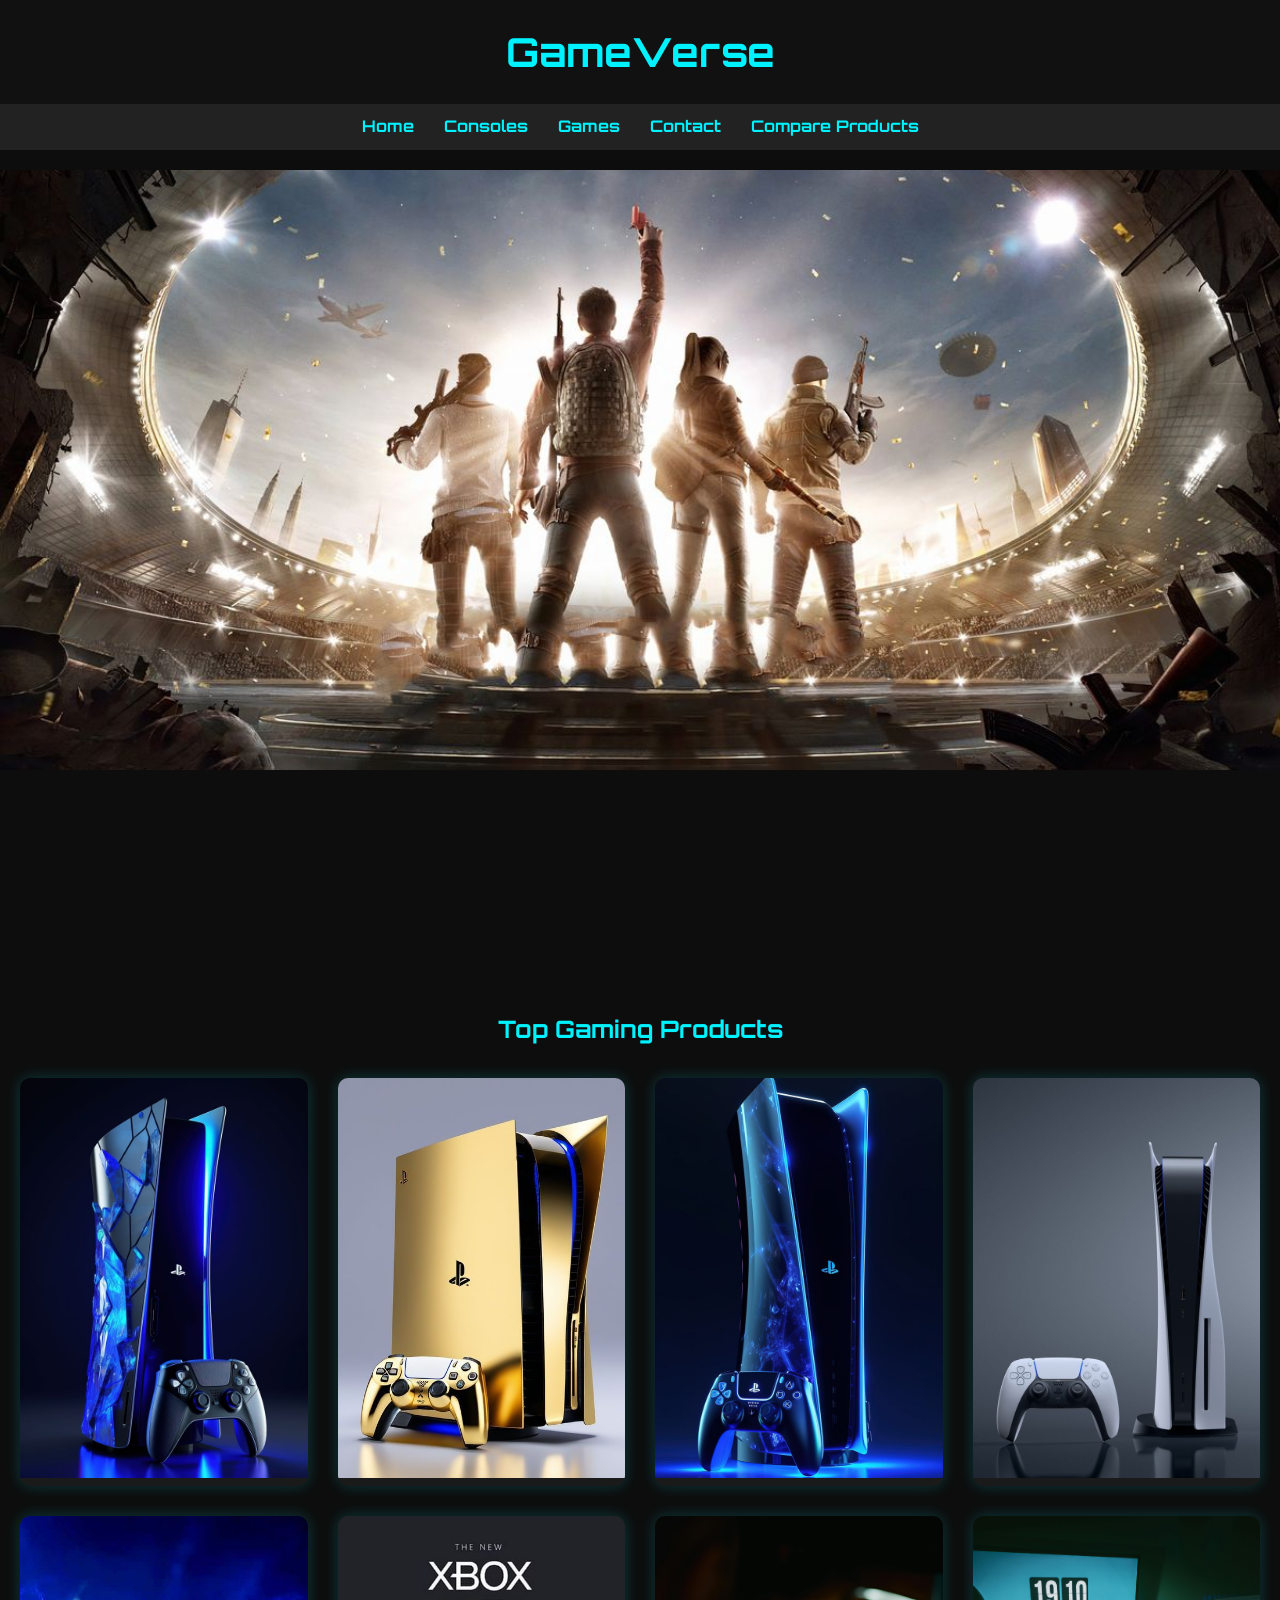
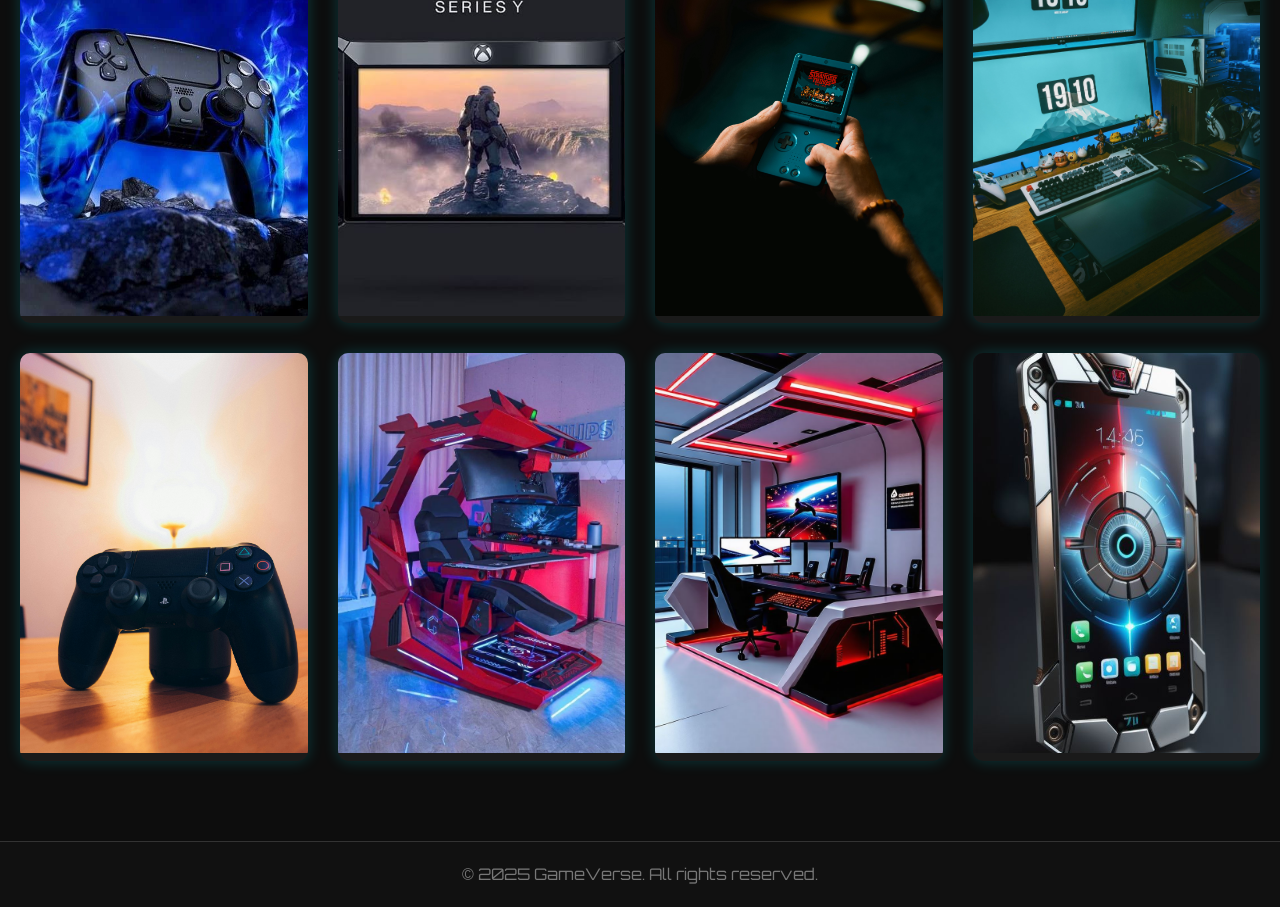
<file: index.html>
<!DOCTYPE html>
<html lang="en">
<head>
  <meta charset="UTF-8" />
  <meta name="viewport" content="width=device-width, initial-scale=1.0" />
  <title>GameVerse - Gaming Consoles</title>
  <link href="https://fonts.googleapis.com/css2?family=Orbitron:wght@600&display=swap" rel="stylesheet">
  <style>
    * {
      margin: 0;
      padding: 0;
      box-sizing: border-box;
    }

    body {
      font-family: 'Orbitron', sans-serif;
      background: #0d0d0d;
      color: #fff;
      line-height: 1.6;
    }

    header {
      background: #111;
      padding: 20px;
      text-align: center;
      box-shadow: 0 0 20px #00f2ff33;
    }

    header h1 {
      font-size: 2.5rem;
      color: #00f2ff;
    }

    nav {
      display: flex;
      justify-content: center;
      gap: 30px;
      background: #222;
      padding: 10px 0;
    }

    nav a {
      color: #00f2ff;
      text-decoration: none;
      font-weight: bold;
      transition: color 0.3s;
    }

    nav a:hover {
      color: #ff007f;
    }

    .slider {
      position: relative;
      max-width: 100%;
      height: 800px;
      overflow: hidden;
      margin-top: 20px;
    }

    .slides {
      display: flex;
      width: 300%;
      animation: slide 12s infinite;
    }

    .slides img {
      width: 100%;
      height: 600px;
      object-fit: cover;
    }

    @keyframes slide {
      0% { margin-left: 0%; }
      33% { margin-left: -100%; }
      66% { margin-left: -200%; }
      100% { margin-left: 0%; }
    }

    .section {
      padding: 40px 20px;
      text-align: center;
    }

    .section h2 {
      color: #00f2ff;
      margin-bottom: 30px;
    }

    .cards {
      display: grid;
      grid-template-columns: repeat(auto-fit, minmax(250px, 1fr));
      gap: 30px;
    }

    .card {
      background: #1a1a1a;
      border-radius: 10px;
      overflow: hidden;
      box-shadow: 0 0 15px #00f2ff33;
      transition: transform 0.3s;
    }

    .card:hover {
      transform: scale(1.05);
    }

    .card img {
      width: 100%;
      height: 400px;
      object-fit: cover;
    }

    .card h3 {
      margin: 15px 0;
      color: #ff007f;
    }

    .card p {
      padding: 0 15px 20px;
      color: #ccc;
    }

    footer {
      background: #111;
      text-align: center;
      padding: 20px;
      margin-top: 40px;
      border-top: 1px solid #333;
    }

    footer p {
      color: #777;
    }

    @media (max-width: 768px) {
      .slider {
        height: 200px;
      }

      .slides img {
        height: 200px;
      }

      header h1 {
        font-size: 2rem;
      }
    }
  </style>
</head>
<body>

  <header>
    <h1>GameVerse</h1>
  </header>

  <nav>
    <a href="index.html">Home</a>
    <a href="consoles.html">Consoles</a>
    <a href="games.html">Games</a>
    <a href="contact.html">Contact</a>
       <a href="compare.html">Compare Products</a>
  </nav>

  <div class="slider">
    <div class="slides">
      <img src="images/Playstation/pubg1.jpg" alt="Slider 1">
      <img src="images/Playstation/fortnite.jpg" alt="Slider 2">
      <img src="images/Playstation/god.jpg" alt="Slider 3">
    </div>
  </div>

  <section class="section">
    <h2>Top Gaming Products</h2>
    <div class="cards">
      <div class="card">
        <img src="images/Playstation/play3.jpg" alt="PS5">
      </div>
      <div class="card">
        <img src="images/Playstation/play2.jpg" alt="Xbox">
        
      </div>
      <div class="card">
        <img src="images/Playstation/ps1.jpg" alt="Switch">
        
      </div>
      <div class="card">
        <img src="images/Playstation/ps2.jpg" alt="Switch">
        
      </div>
      <div class="card">
        <img src="images/Playstation/play5.jpg" alt="Switch">
        
      </div>
      <div class="card">
        <img src="images/Playstation/ps3.jpg" alt="Switch">
        
      </div>
      <div class="card">
        <img src="images/Playstation/play8.jpg" alt="Switch">
        
      </div>
      <div class="card">
        <img src="images/Playstation/play9.jpg" alt="Switch">
        
      </div>
      <div class="card">
        <img src="images/Playstation/play10.jpg" alt="Switch">
        
      </div>
      <div class="card">
        <img src="images/Playstation/play11.jpg" alt="Switch">
        
      </div>
      <div class="card">
        <img src="images/Playstation/play12.jpg" alt="Switch">
        
      </div>
      <div class="card">
        <img src="images/Playstation/play13.jpg" alt="Switch">
        
      </div>


    </div>
  </section>

  <footer>
    <p>&copy; 2025 GameVerse. All rights reserved.</p>
  </footer>

</body>
</html>
</file>
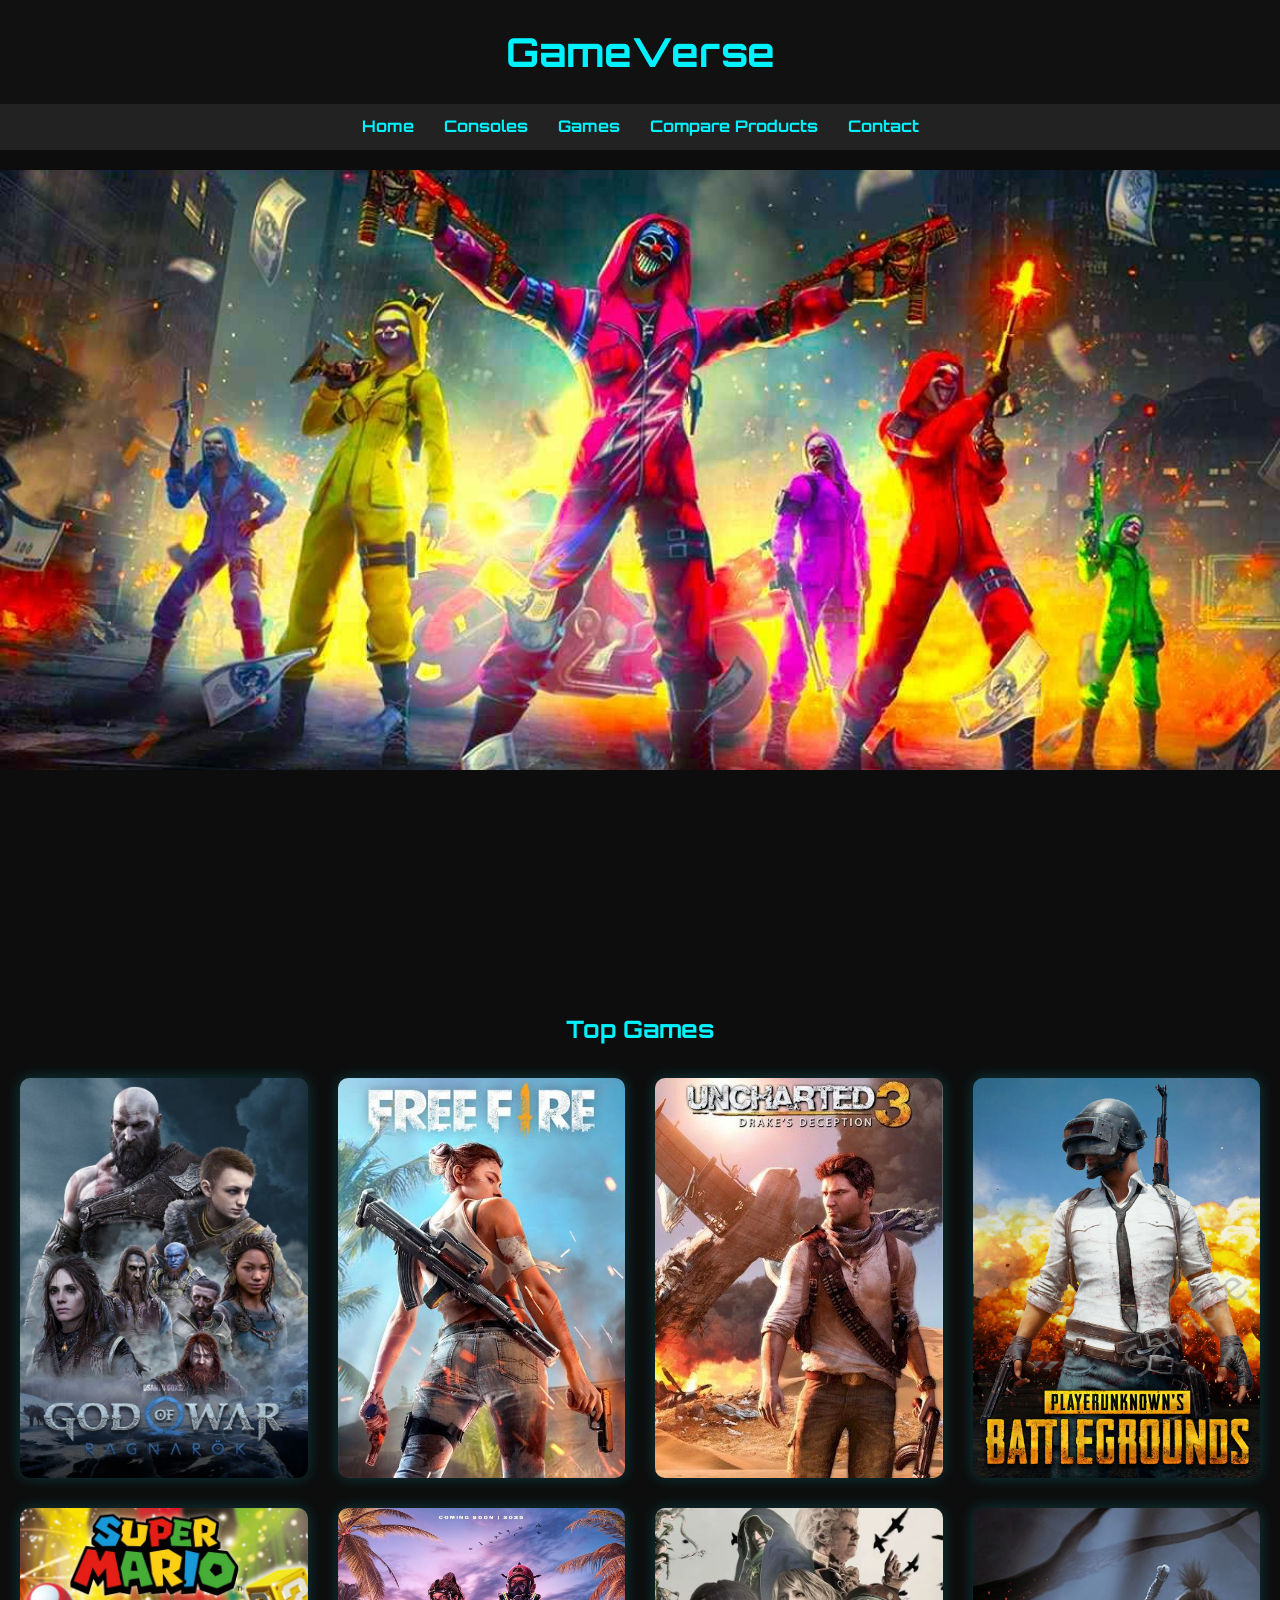
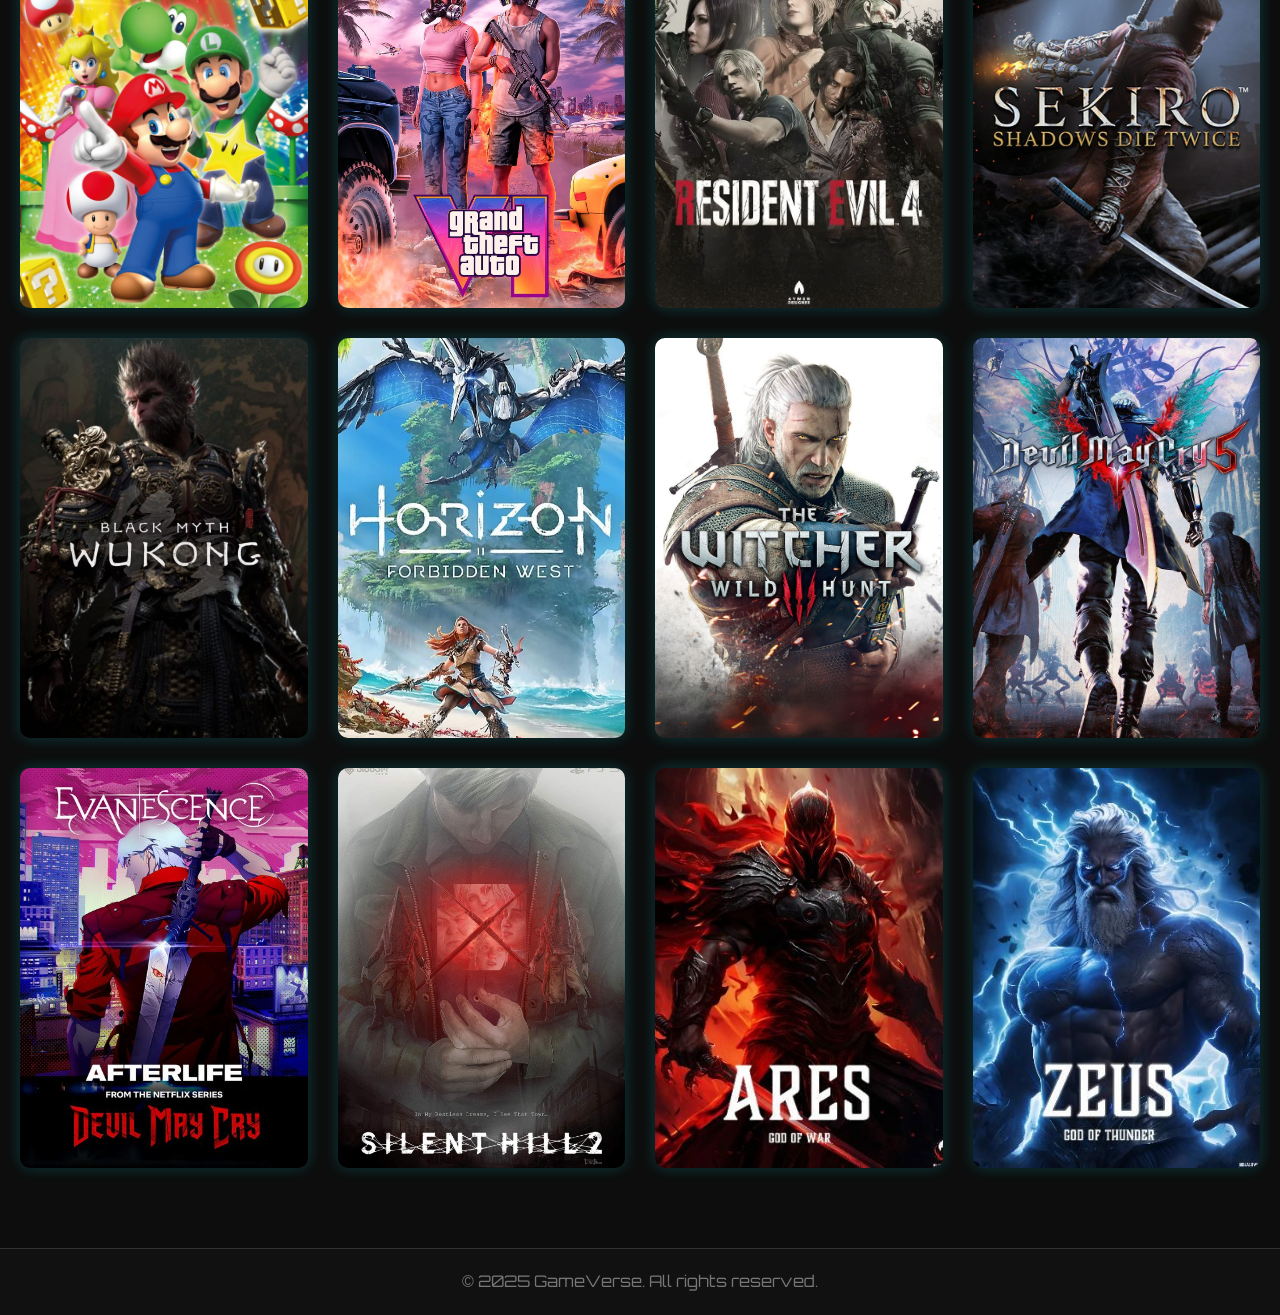
<file: games.html>
<!DOCTYPE html>
<html lang="en">
<head>
  <meta charset="UTF-8" />
  <meta name="viewport" content="width=device-width, initial-scale=1.0" />
  <title>GameVerse - Gaming Consoles</title>
  <link href="https://fonts.googleapis.com/css2?family=Orbitron:wght@600&display=swap" rel="stylesheet">
  <style>
    * {
      margin: 0;
      padding: 0;
      box-sizing: border-box;
    }

    body {
      font-family: 'Orbitron', sans-serif;
      background: #0d0d0d;
      color: #fff;
      line-height: 1.6;
    }

    header {
      background: #111;
      padding: 20px;
      text-align: center;
      box-shadow: 0 0 20px #00f2ff33;
    }

    header h1 {
      font-size: 2.5rem;
      color: #00f2ff;
    }

    nav {
      display: flex;
      justify-content: center;
      gap: 30px;
      background: #222;
      padding: 10px 0;
    }

    nav a {
      color: #00f2ff;
      text-decoration: none;
      font-weight: bold;
      transition: color 0.3s;
    }

    nav a:hover {
      color: #ff007f;
    }

    .slider {
      position: relative;
      max-width: 100%;
      height: 800px;
      overflow: hidden;
      margin-top: 20px;
    }

    .slides {
      display: flex;
      width: 300%;
      animation: slide 12s infinite;
    }

    .slides img {
      width: 100%;
      height: 600px;
      object-fit: cover;
    }

    @keyframes slide {
      0% { margin-left: 0%; }
      33% { margin-left: -100%; }
      66% { margin-left: -200%; }
      100% { margin-left: 0%; }
    }

    .section {
      padding: 40px 20px;
      text-align: center;
    }

    .section h2 {
      color: #00f2ff;
      margin-bottom: 30px;
    }

    .cards {
      display: grid;
      grid-template-columns: repeat(auto-fit, minmax(250px, 1fr));
      gap: 30px;
    }

    .card {
      background: #1a1a1a;
      border-radius: 10px;
      overflow: hidden;
      height: 400px;
      box-shadow: 0 0 15px #00f2ff33;
      transition: transform 0.3s;
    }

    .card:hover {
      transform: scale(1.05);
    }

    .card img {
      width:100%;
      height: 100%;
      object-fit: cover;
    }

    .card h3 {
      margin: 15px 0;
      color: #ff007f;
    }

    .card p {
      padding: 0 15px 20px;
      color: #ccc;
    }

    footer {
      background: #111;
      text-align: center;
      padding: 20px;
      margin-top: 40px;
      border-top: 1px solid #333;
    }

    footer p {
      color: #777;
    }

    @media (max-width: 768px) {
      .slider {
        height: 200px;
      }

      .slides img {
        height: 200px;
      }

      header h1 {
        font-size: 2rem;
      }
    }
  </style>
</head>
<body>

  <header>
    <h1>GameVerse</h1>
  </header>

  <nav>
    <a href="index.html">Home</a>
    <a href="consoles.html">Consoles</a>
    <a href="games.html">Games</a>
       <a href="compare.html">Compare Products</a>
    <a href="contact.html">Contact</a>
  </nav>

  <div class="slider">
    <div class="slides">
      <img src="images/Playstation/play14.jpg" alt="Slider 1">
      <img src="images/Playstation/play15.jpg" alt="Slider 2">
      <img src="images/Playstation/play16.jpg" alt="Slider 3">
    </div>
  </div>

  <section class="section">
    <h2>Top Games</h2>
    <div class="cards">
      <div class="card">
        <img src="images/Playstation/play20.jpg" alt="PS5">
      </div>
      <div class="card">
        <img src="images/Playstation/play21.jpg" alt="Xbox">
        
      </div>
      <div class="card">
        <img src="images/Playstation/play22.jpg" alt="Switch">
        
      </div>
      <div class="card">
        <img src="images/Playstation/play23.jpg" alt="Switch">
        
      </div>
      <div class="card">
        <img src="images/Playstation/play24.jpg" alt="Switch">
        
      </div>
      <div class="card">
        <img src="images/Playstation/play25.jpg" alt="Switch">
        
      </div>
      <div class="card">
        <img src="images/Playstation/play26.jpg" alt="Switch">
        
      </div>
      <div class="card">
        <img src="images/Playstation/play27.jpg" alt="Switch">
        
      </div>
      <div class="card">
        <img src="images/Playstation/play28.jpg" alt="Switch">
        
      </div>
      <div class="card">
        <img src="images/Playstation/play29.jpg" alt="Switch">
        
      </div>
      <div class="card">
        <img src="images/Playstation/play30.jpg" alt="Switch">
        
      </div>
      <div class="card">
        <img src="images/Playstation/play31.jpg" alt="Switch">
        
      </div>
  <div class="card">
        <img src="images/Playstation/play32.jpg" alt="Switch">
        
      </div>
        <div class="card">
        <img src="images/Playstation/play33.jpg" alt="Switch">
        
      </div>
  <div class="card">
        <img src="images/Playstation/play34.jpg" alt="Switch">
        
      </div>
        <div class="card">
        <img src="images/Playstation/play35.jpg" alt="Switch">
        
      </div>
    </div>
  </section>

  <footer>
    <p>&copy; 2025 GameVerse. All rights reserved.</p>
  </footer>

</body>
</html>
</file>
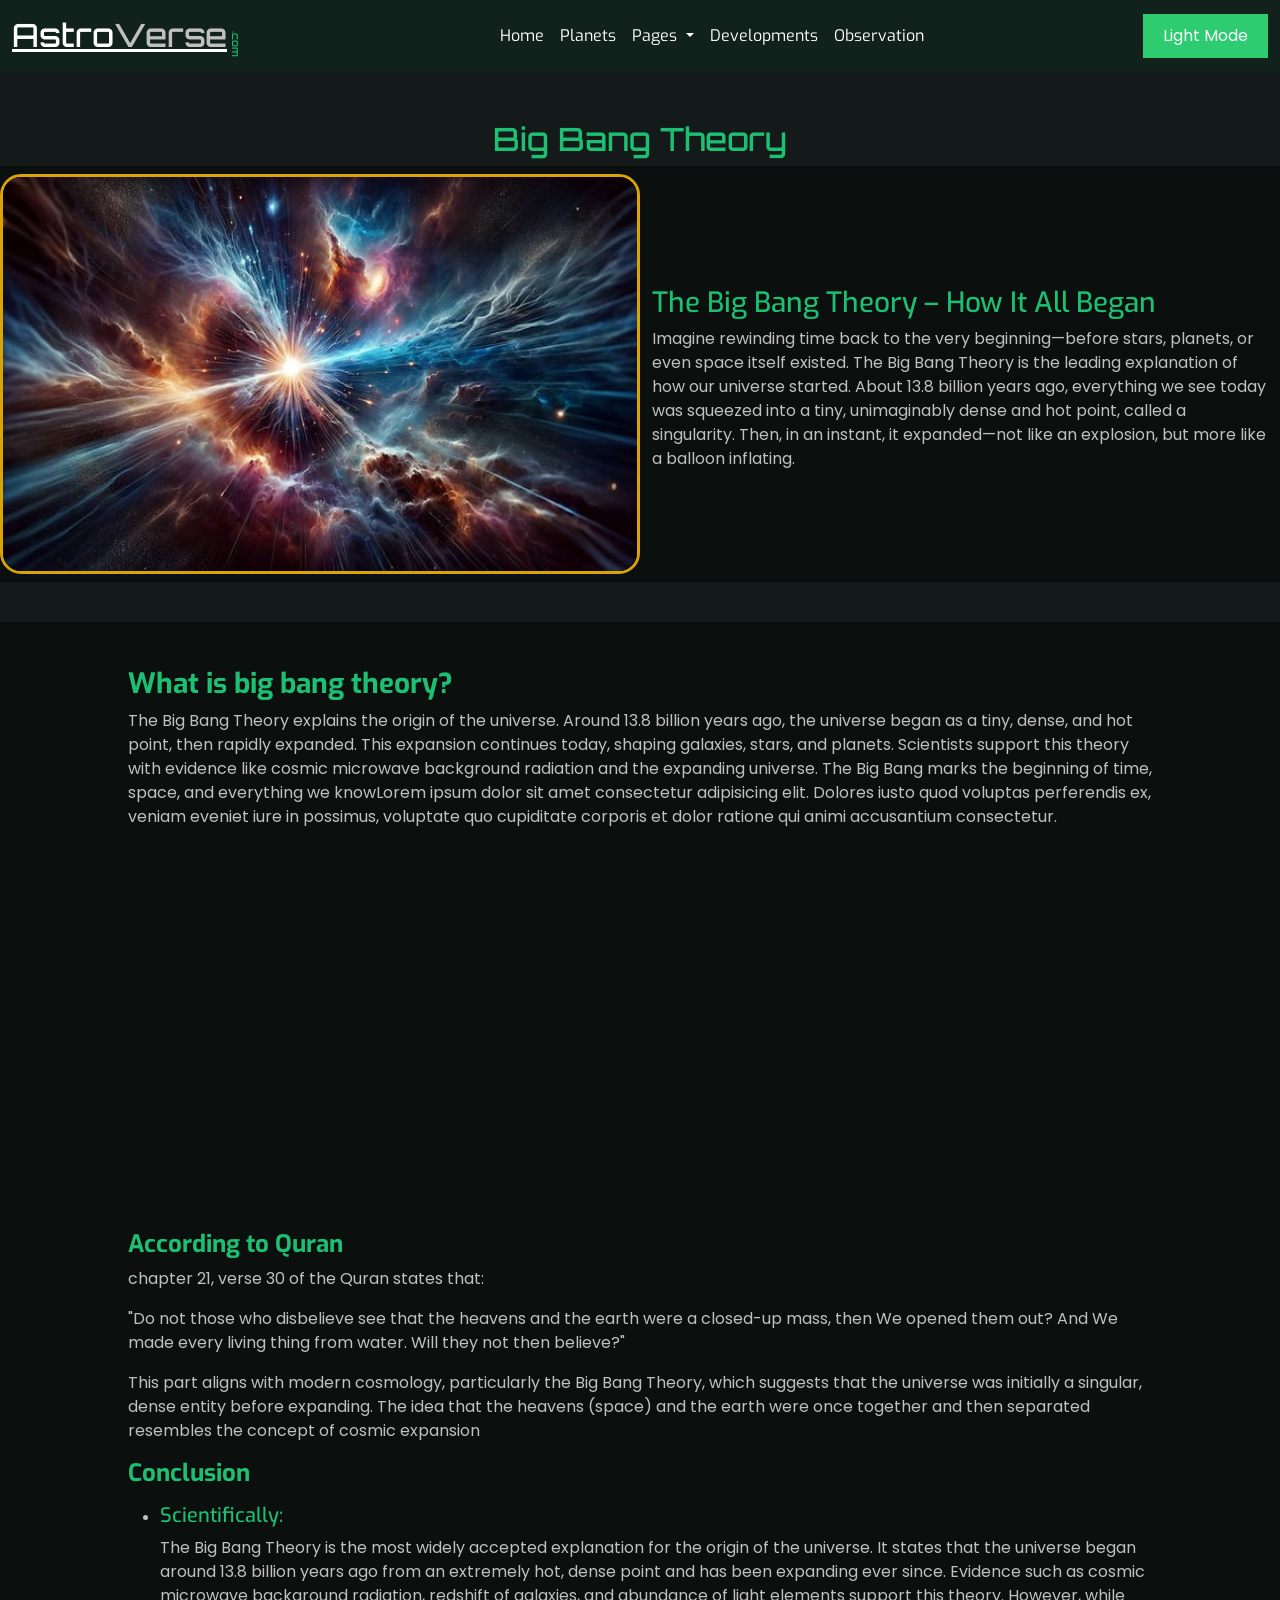
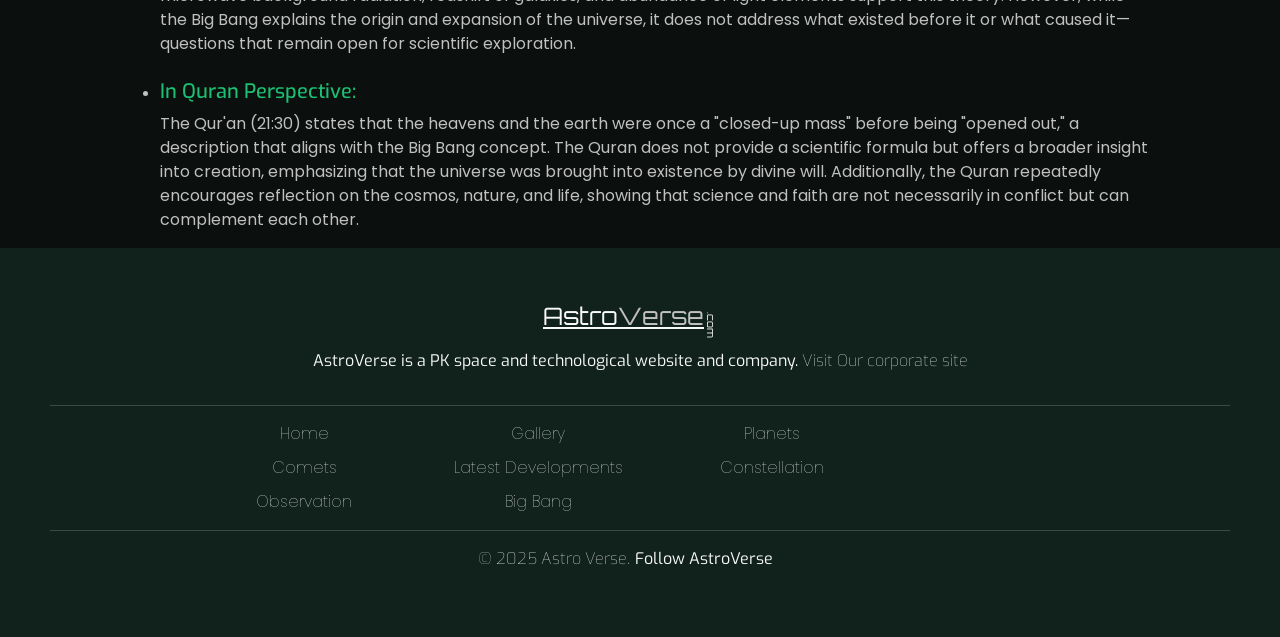
<file: Astro Verse/bigbang.html>
<!DOCTYPE html>
<html lang="en">

<head>
  <meta charset="UTF-8">
  <meta name="viewport" content="width=device-width, initial-scale=1.0">
  <title>Big Bang</title>
  <link href="https://cdn.jsdelivr.net/npm/bootstrap@5.0.2/dist/css/bootstrap.min.css" rel="stylesheet"
    integrity="sha384-EVSTQN3/azprG1Anm3QDgpJLIm9Nao0Yz1ztcQTwFspd3yD65VohhpuuCOmLASjC" crossorigin="anonymous">
  <link rel="stylesheet" href="style.css">
  <link
    href="https://fonts.googleapis.com/css2?family=Orbitron:wght@400;700&family=Exo:wght@300;600&family=Poppins:wght@300;500&family=Playfair+Display:ital,wght@1,600&display=swap"
    rel="stylesheet">
  <style>
    * {
      margin: 0;
      padding: 0;
    }
  </style>
</head>
<div class="dark" id="parent">

  <body>
    <header>
      <nav class="navbar navbar-expand-lg  navbar-dark " id="navbar">

      </nav>

    </header>
    <main>
      <div class="Mcontainer">
        <div class="title mt-5">
          <h2>Big Bang Theory</h2>
        </div>
        <div class="row py-2">
          <div class="col-md-6 col-sm-12 m-0 p-0">
            <div class="image">
              <div id="carouselExampleControls" class="carousel slide" data-bs-ride="carousel">
                <div class="carousel-inner">
                  <div class="carousel-item active" data-bs-interval="3000">
                    <img src="./images/bigbang1.jpg" class="d-block w-100" alt="...">
                  </div>
                  <div class="carousel-item" data-bs-interval="3000">
                    <img src="./images/bigbang2.jpg" class="d-block w-100" alt="...">
                  </div>
                  <div class="carousel-item" data-bs-interval="3000">
                    <img src="./images/bigbang3.jpeg" class="d-block w-100" alt="...">
                  </div>
                </div>
              </div>
            </div>
          </div>
          <div class="col-md-6 col-sm-12 d-flex align-items-center mt-4">
            <div class="text">
              <h3>The Big Bang Theory – How It All Began</h3>
              <p>Imagine rewinding time back to the very beginning—before stars, planets, or even space itself existed.
                The Big Bang Theory is the leading explanation of how our universe started. About 13.8 billion years
                ago,
                everything we see today was squeezed into a tiny, unimaginably dense and hot point, called a
                singularity.
                Then, in an instant, it expanded—not like an explosion, but more like a balloon inflating.</p>
            </div>
          </div>
        </div>
      </div>
      <div class="cont2">
        <div class="below m-0 p-0">
          <div class="text">
            <h3>What is big bang theory?</h3>
            <p>The Big Bang Theory explains the origin of the universe. Around 13.8 billion years ago, the universe
              began
              as a tiny, dense, and hot point, then rapidly expanded. This expansion continues today, shaping galaxies,
              stars, and planets. Scientists support this theory with evidence like cosmic microwave background
              radiation
              and the expanding universe. The Big Bang marks the beginning of time, space, and everything we knowLorem
              ipsum dolor sit amet consectetur adipisicing elit. Dolores iusto quod voluptas perferendis ex, veniam
              eveniet iure in possimus, voluptate quo cupiditate corporis et dolor ratione qui animi accusantium
              consectetur.</p>
            <div class="video d-flex justify-content-center">
              <iframe width="50%" height="385" src="https://www.youtube.com/embed/9B7Ix2VQEGo?autoplay=1&loop=1"
                frameborder="0" allowfullscreen></iframe>
            </div>
          </div>
          <h4>According to Quran</h4>
          <p>chapter 21, verse 30 of the Quran states that:</p>
          <p>"Do not those who disbelieve see that the heavens and the earth were a closed-up mass, then We opened them
            out? And We made every living thing from water. Will they not then believe?"</p>
          <p>This part aligns with modern cosmology, particularly the Big Bang Theory, which suggests that the universe
            was initially a singular, dense entity before expanding. The idea that the heavens (space) and the earth
            were once together and then separated resembles the concept of cosmic expansion</p>
          <h4>Conclusion</h4>
          <p>
          <ul>
            <li>
              <h5>Scientifically:</h5>
            </li>
            The Big Bang Theory is the most widely accepted explanation for the origin of the universe. It states
            that the universe began around 13.8 billion years ago from an extremely hot, dense point and has been
            expanding ever since. Evidence such as cosmic microwave background radiation, redshift of galaxies, and
            abundance of light elements support this theory. However, while the Big Bang explains the origin and
            expansion of the universe, it does not address what existed before it or what caused it—questions that
            remain open for scientific exploration.
            <br>
            <br>
            <li>
              <h5>In Quran Perspective:</h5>
            </li>
            The Qur'an (21:30) states that the heavens and the earth were once a "closed-up mass" before being "opened
            out," a description that aligns with the Big Bang concept. The Quran does not provide a scientific formula
            but offers a broader insight into creation, emphasizing that the universe was brought into existence by
            divine will. Additionally, the Quran repeatedly encourages reflection on the cosmos, nature, and life,
            showing that science and faith are not necessarily in conflict but can complement each other.
          </ul>
          </p>
        </div>
      </div>

    </main>
    <footer id="footer">

    </footer>
  </body>
</div>
<script src="https://cdn.jsdelivr.net/npm/bootstrap@5.0.2/dist/js/bootstrap.bundle.min.js"
  integrity="sha384-MrcW6ZMFYlzcLA8Nl+NtUVF0sA7MsXsP1UyJoMp4YLEuNSfAP+JcXn/tWtIaxVXM" crossorigin="anonymous"></script>
<script src="theme.js"></script>
<script src="./Copy.js"></script>


</html>
</file>
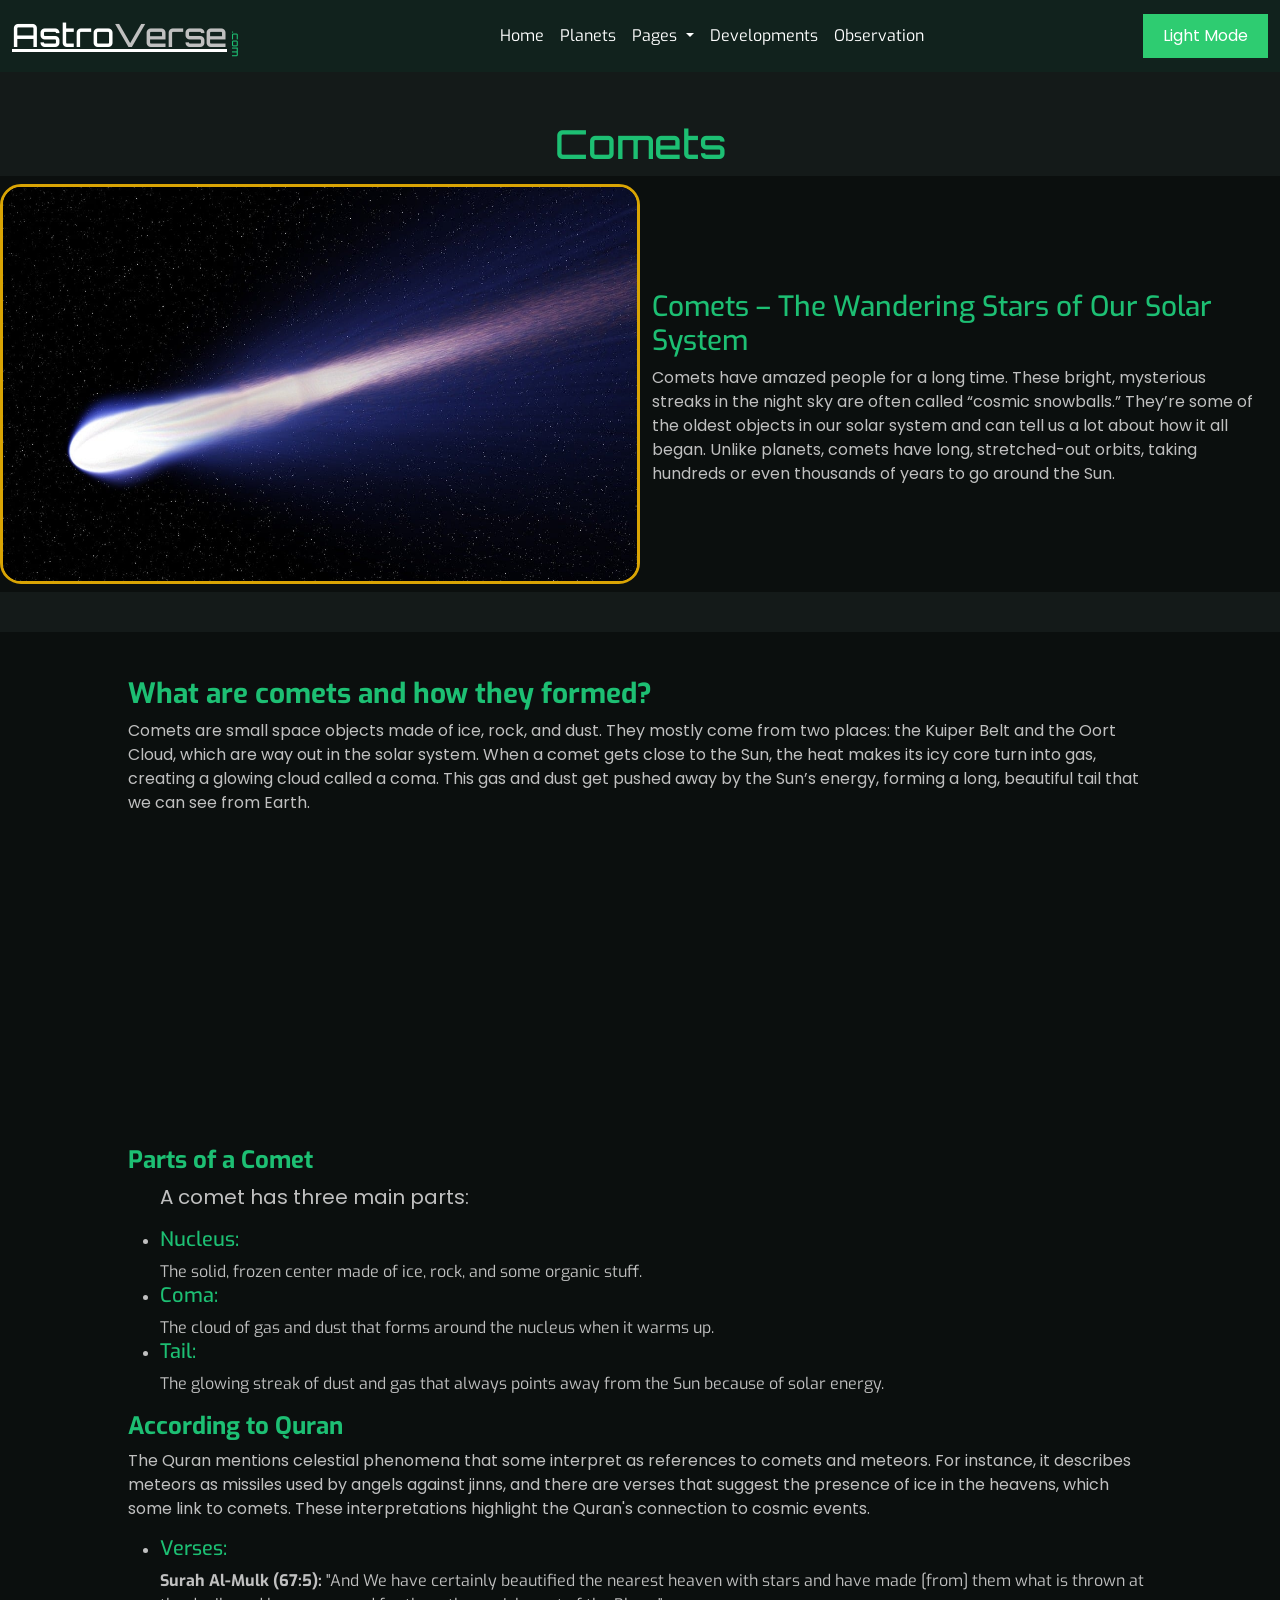
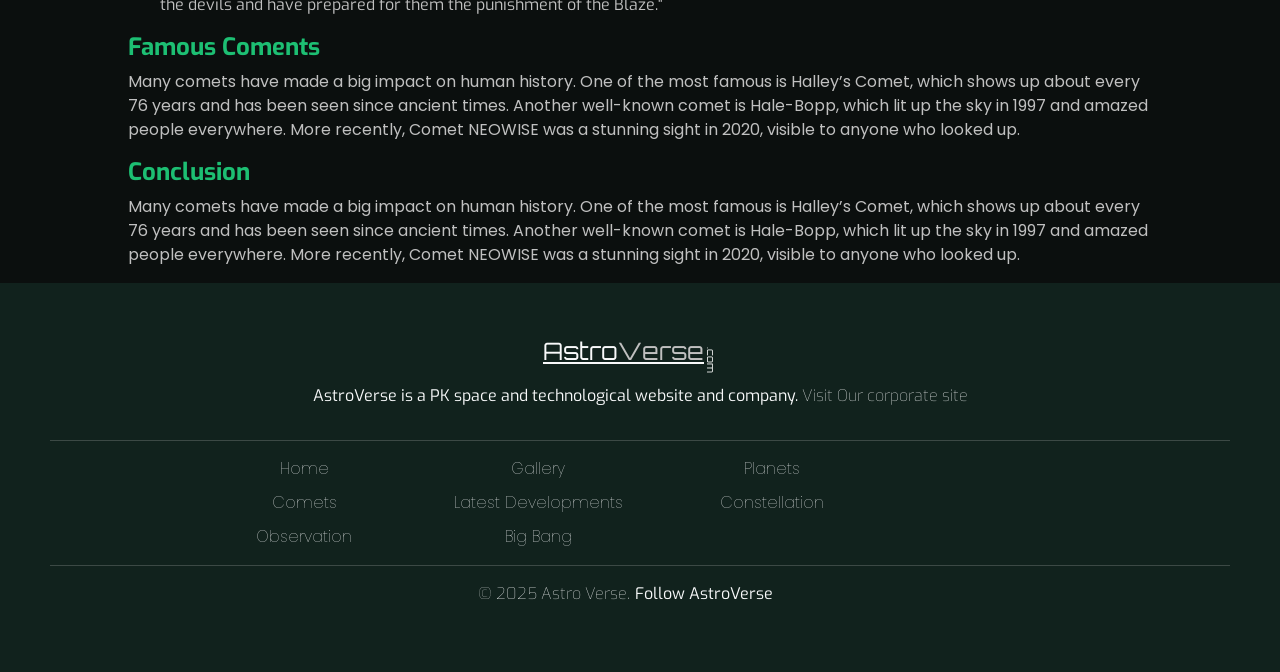
<file: Astro Verse/comet.html>
<!DOCTYPE html>
<html lang="en">

<head>
    <meta charset="UTF-8">
    <meta name="viewport" content="width=device-width, initial-scale=1.0">
    <title>Comet</title>
    <link href="https://cdn.jsdelivr.net/npm/bootstrap@5.0.2/dist/css/bootstrap.min.css" rel="stylesheet"
        integrity="sha384-EVSTQN3/azprG1Anm3QDgpJLIm9Nao0Yz1ztcQTwFspd3yD65VohhpuuCOmLASjC" crossorigin="anonymous">
    <link rel="stylesheet" href="style.css">
    <link
        href="https://fonts.googleapis.com/css2?family=Orbitron:wght@400;700&family=Exo:wght@300;600&family=Poppins:wght@300;500&family=Playfair+Display:ital,wght@1,600&display=swap"
        rel="stylesheet">
    <style>
        * {
            margin: 0;
            padding: 0;
        }
    </style>
</head>
<div class="dark" id="parent">

    <body>
        <header>
            <nav class="navbar navbar-expand-lg  navbar-dark " id="navbar">
            </nav>
        </header>
        <main class="">
            <div class="Mcontainer m-0 p-0">
                <div class="title mt-5">
                    <h1>Comets</h1>
                </div>
                <div class="row py-2" style="border-radius: none;">
                    <div class="col-md-6 col-sm-12 m-0 p-0">
                        <div class="image">
                            <div id="carouselExampleControls" class="carousel slide" data-bs-ride="carousel">
                                <div class="carousel-inner">
                                    <div class="carousel-item active" data-bs-interval="3000">
                                        <img src="./images/comet1.jpg" class="d-block w-100" alt="...">
                                    </div>
                                    <div class="carousel-item" data-bs-interval="3000">
                                        <img src="./images/comet2.jpg" class="d-block w-100" alt="...">
                                    </div>
                                    <div class="carousel-item" data-bs-interval="3000">
                                        <img src="./images/comet3.jpg" class="d-block w-100" alt="...">
                                    </div>
                                </div>
                            </div>
                        </div>
                    </div>
                    <div class="col-md-6 col-sm-12 d-flex align-items-center mt-4">
                        <div class="text">
                            <h3>Comets – The Wandering Stars of Our Solar System</h3>
                            <p>Comets have amazed people for a long time. These bright, mysterious streaks in the
                                night
                                sky
                                are often called “cosmic snowballs.” They’re some of the oldest objects in our solar
                                system
                                and can tell us a lot about how it all began. Unlike planets, comets have long,
                                stretched-out orbits, taking hundreds or even thousands of years to go around the
                                Sun.

                            </p>
                        </div>
                    </div>
                </div>
            </div>
            <div class="cont2">
                <div class="below">
                    <div class="text">
                        <h3>What are comets and how they formed?</h3>
                        <p>Comets are small space objects made of ice, rock, and dust. They mostly come from two
                            places:
                            the
                            Kuiper Belt and the Oort Cloud, which are way out in the solar system. When a comet gets
                            close
                            to the Sun, the heat makes its icy core turn into gas, creating a glowing cloud called a
                            coma.
                            This gas and dust get pushed away by the Sun’s energy, forming a long, beautiful tail
                            that
                            we
                            can see from Earth.</p>
                        <div class="video d-flex justify-content-center">
                            <iframe width="560" height="315"
                                src="https://www.youtube.com/embed/8wFRZV4WiGE?si=61-VWUDYaC4uZf6o"
                                title="YouTube video player" frameborder="0"
                                allow="accelerometer; autoplay; clipboard-write; encrypted-media; gyroscope; picture-in-picture; web-share"
                                referrerpolicy="strict-origin-when-cross-origin" allowfullscreen></iframe>
                        </div>


                        <h4>Parts of a Comet</h4>
                        <ul>
                            <p class="fs-5">A comet has three main parts:</p>
                            <li>
                                <h5>Nucleus:</h5> The solid, frozen center made of ice, rock, and some organic
                                stuff.
                            </li>
                            <li>
                                <h5>Coma:</h5> The cloud of gas and dust that forms around the nucleus when it warms
                                up.
                            </li>
                            <li>
                                <h5>Tail:</h5> The glowing streak of dust and gas that always points away from the
                                Sun
                                because of solar energy.
                            </li>
                        </ul>
                        <h4>According to Quran</h4>
                        <p>The Quran mentions celestial phenomena that some interpret as references to comets and
                            meteors.
                            For instance, it describes meteors as missiles used by angels against jinns, and there
                            are
                            verses that suggest the presence of ice in the heavens, which some link to comets. These
                            interpretations highlight the Quran's connection to cosmic events.</p>
                        <ul>
                            <li>
                                <h5>Verses:</h5>
                                <p><b>Surah Al-Mulk (67:5):</b> "And We have certainly beautified the nearest heaven
                                    with stars and have made [from] them what is thrown at the devils and have
                                    prepared
                                    for them the punishment of the Blaze."</p>
                            </li>
                        </ul>
                        <h4>Famous Coments</h4>
                        <p>Many comets have made a big impact on human history. One of the most famous is Halley’s
                            Comet,
                            which shows up about every 76 years and has been seen since ancient times. Another
                            well-known
                            comet is Hale-Bopp, which lit up the sky in 1997 and amazed people everywhere. More
                            recently,
                            Comet NEOWISE was a stunning sight in 2020, visible to anyone who looked up.</p>
                        <h4>Conclusion</h4>
                        <p>Many comets have made a big impact on human history. One of the most famous is Halley’s
                            Comet,
                            which shows up about every 76 years and has been seen since ancient times. Another
                            well-known
                            comet is Hale-Bopp, which lit up the sky in 1997 and amazed people everywhere. More
                            recently,
                            Comet NEOWISE was a stunning sight in 2020, visible to anyone who looked up.</p>
                        <p>
                    </div>
                </div>
            </div>

        </main>
        <footer id="footer">

        </footer>
    </body>
</div>
<script src="https://cdn.jsdelivr.net/npm/bootstrap@5.0.2/dist/js/bootstrap.bundle.min.js"
    integrity="sha384-MrcW6ZMFYlzcLA8Nl+NtUVF0sA7MsXsP1UyJoMp4YLEuNSfAP+JcXn/tWtIaxVXM"
    crossorigin="anonymous"></script>

<script src="./Copy.js"></script>
<script src="theme.js"></script>


</html>
</file>
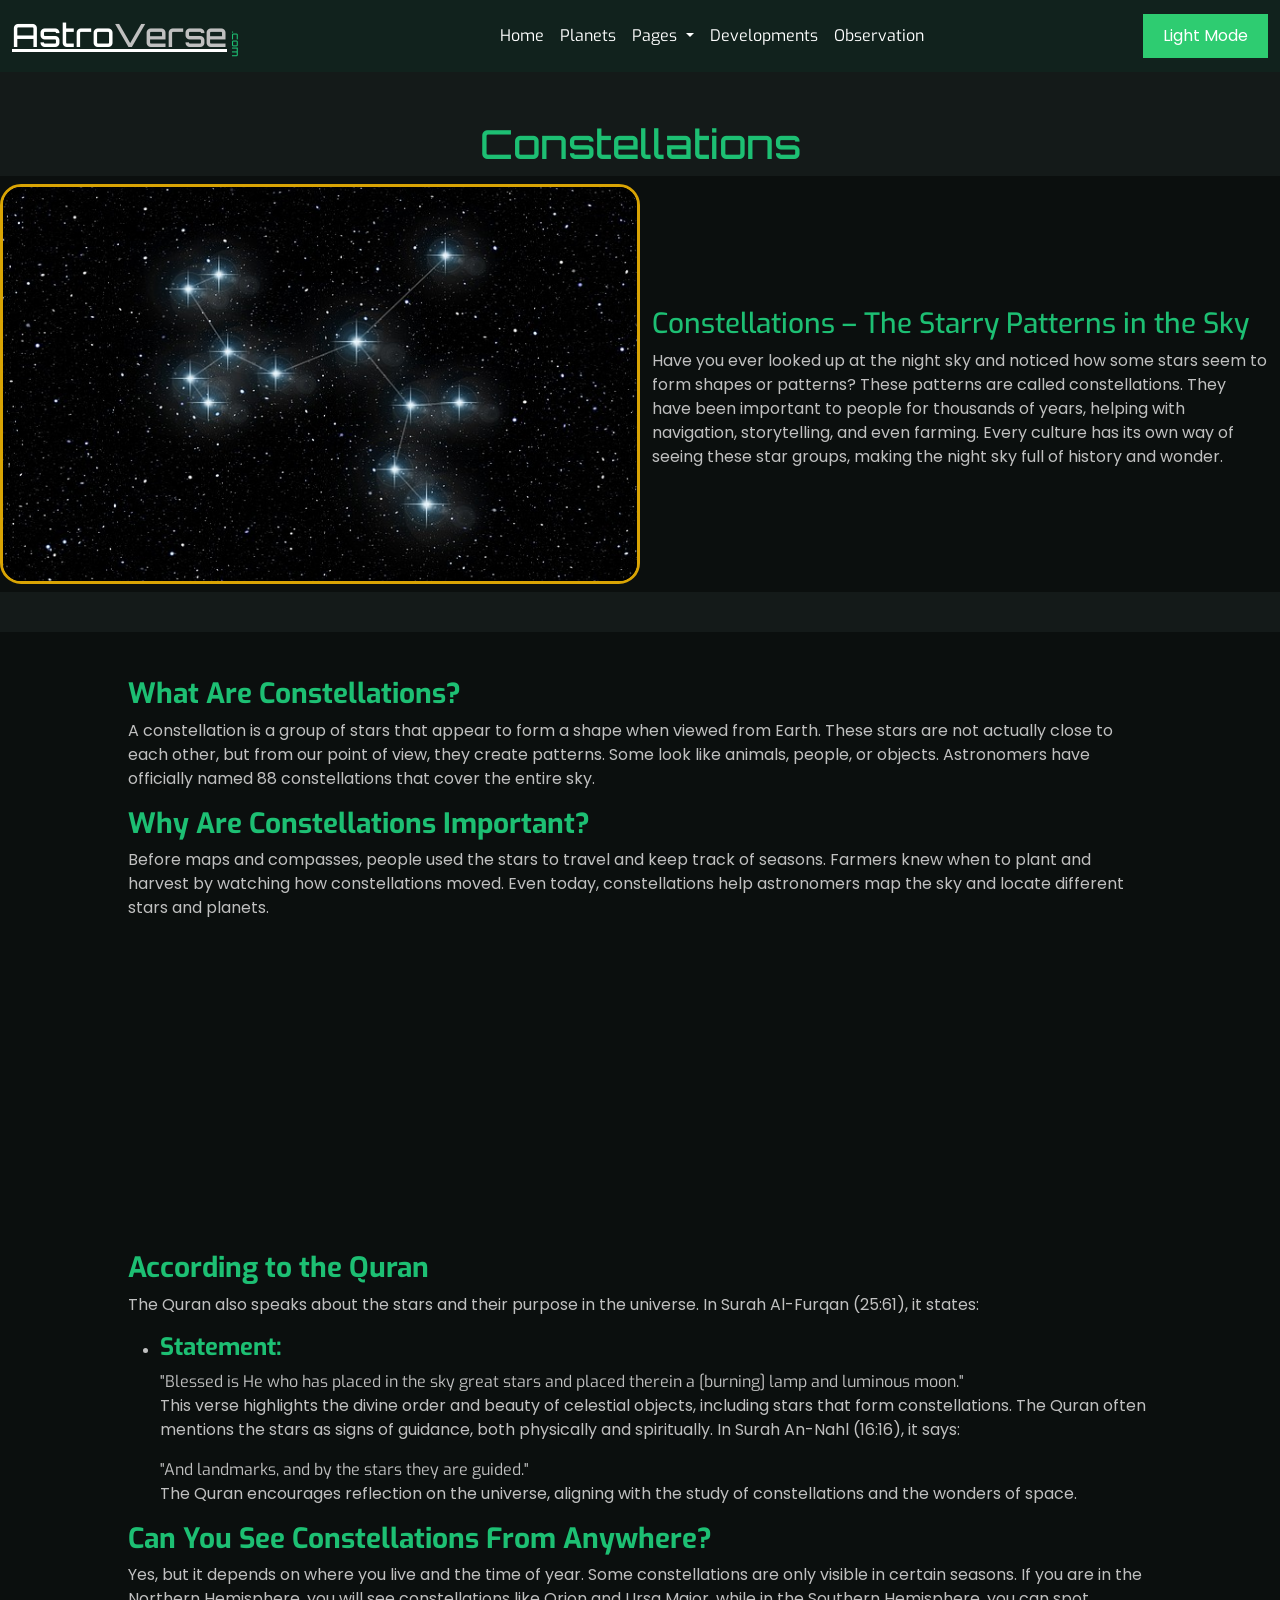
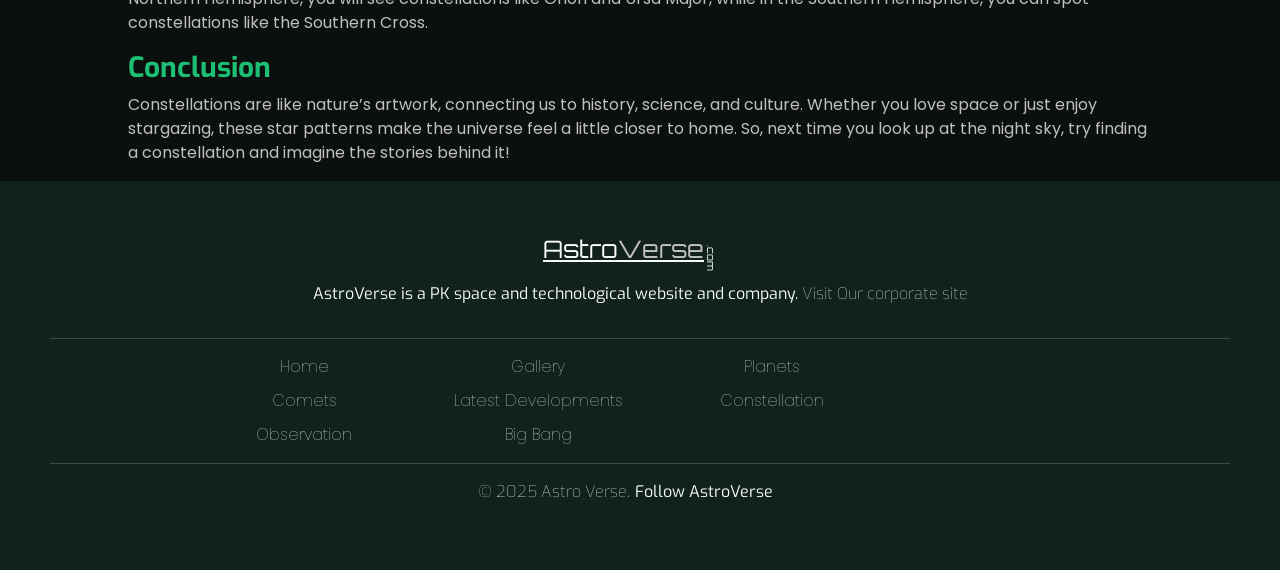
<file: Astro Verse/constellation.html>
<!DOCTYPE html>
<html lang="en">

<head>
    <meta charset="UTF-8">
    <meta name="viewport" content="width=device-width, initial-scale=1.0">
    <title>Constellations</title>
    <link href="https://cdn.jsdelivr.net/npm/bootstrap@5.0.2/dist/css/bootstrap.min.css" rel="stylesheet"
        integrity="sha384-EVSTQN3/azprG1Anm3QDgpJLIm9Nao0Yz1ztcQTwFspd3yD65VohhpuuCOmLASjC" crossorigin="anonymous">
    <link rel="stylesheet" href="style.css">
    <link
        href="https://fonts.googleapis.com/css2?family=Orbitron:wght@400;700&family=Exo:wght@300;600&family=Poppins:wght@300;500&family=Playfair+Display:ital,wght@1,600&display=swap"
        rel="stylesheet">
    <style>
        * {
            margin: 0;
            padding: 0;
        }
    </style>
</head>
<div class="dark" id="parent">
<body>
    <header>
        <nav class="navbar navbar-expand-lg  navbar-dark " id="navbar">

        </nav>
    </header>
    <main>
        <div class="Mcontainer">
            <div class="title mt-5">
                <h1>Constellations</h1>
            </div>
            <div class="row py-2">
                <div class="col-md-6 col-sm-12 m-0 p-0">
                    <div class="image">
                        <div id="carouselExampleControls" class="carousel slide" data-bs-ride="carousel">
                            <div class="carousel-inner">
                                <div class="carousel-item active" data-bs-interval="3000">
                                    <img src="./images/con1.jpg" class="d-block w-100" alt="...">
                                </div>
                                <div class="carousel-item" data-bs-interval="3000">
                                    <img src="./images/con3.jpg" class="d-block w-100" alt="...">
                                </div>
                                <div class="carousel-item" data-bs-interval="3000">
                                    <img src="./images/con2.jpg" class="d-block w-100" alt="...">
                                </div>
                            </div>
                        </div>
                    </div>
                </div>
                <div class="col-md-6 col-sm-12 d-flex align-items-center mt-4">
                    <div class="text">
                        <h3>Constellations – The Starry Patterns in the Sky</h3>
                        <p>Have you ever looked up at the night sky and noticed how some stars seem to form shapes or
                            patterns? These patterns are called constellations. They have been important to people for
                            thousands of years, helping with navigation, storytelling, and even farming. Every culture
                            has its own way of seeing these star groups, making the night sky full of history and
                            wonder.</p>
                    </div>
                </div>
            </div>
        </div>
        <div class="cont2">
            <div class="below">
                <div class="text">
                    <h3>What Are Constellations?</h3>
                    <p>A constellation is a group of stars that appear to form a shape when viewed from Earth. These
                        stars are not actually close to each other, but from our point of view, they create patterns.
                        Some look like animals, people, or objects. Astronomers have officially named 88 constellations
                        that cover the entire sky.</p>
                    <h3>Why Are Constellations Important?</h3>
                    <p>Before maps and compasses, people used the stars to travel and keep track of seasons. Farmers
                        knew when to plant and harvest by watching how constellations moved. Even today, constellations
                        help astronomers map the sky and locate different stars and planets.
                    </p>
                    <div class="video d-flex justify-content-center">
                        <iframe width="560" height="315" src="https://www.youtube.com/embed/pqis3gZwVaY?si=APCcS3guze-uCWwe" title="YouTube video player" frameborder="0" allow="accelerometer; autoplay; clipboard-write; encrypted-media; gyroscope; picture-in-picture; web-share" referrerpolicy="strict-origin-when-cross-origin" allowfullscreen></iframe>
                    </div>
                    <h3>According to the Quran</h3>
                    <p>The Quran also speaks about the stars and their purpose in the universe. In Surah Al-Furqan
                        (25:61), it states:</p>
                    <ul>
                        <p>
                            <li>
                                <h4>Statement:</h4>"Blessed is He who has placed in the sky great stars and placed
                                therein a [burning] lamp and luminous moon."
                            </li>
                            This verse highlights the divine order and beauty of celestial objects, including stars that
                            form constellations. The Quran often mentions the stars as signs of guidance, both
                            physically and spiritually. In Surah An-Nahl (16:16), it says:
                        </p>
                        <li style="list-style-type: none;">"And landmarks, and by the stars they are guided."
                        </li>
                        <p>The Quran encourages reflection on the universe, aligning with the study of constellations
                            and the wonders of space.</p>
                    </ul>
                    <h3>Can You See Constellations From Anywhere?
                    </h3>
                    <p>Yes, but it depends on where you live and the time of year. Some constellations are only visible
                        in certain seasons. If you are in the Northern Hemisphere, you will see constellations like
                        Orion and Ursa Major, while in the Southern Hemisphere, you can spot constellations like the
                        Southern Cross.</p>
                    <h3>Conclusion
                    </h3>
                    <p>Constellations are like nature’s artwork, connecting us to history, science, and culture. Whether
                        you love space or just enjoy stargazing, these star patterns make the universe feel a little
                        closer to home. So, next time you look up at the night sky, try finding a constellation and
                        imagine the stories behind it!
                    </p>
                </div>
            </div>
        </div>

    </main>
    <footer id="footer">

    </footer>

</body>
</div>
<script src="https://cdn.jsdelivr.net/npm/bootstrap@5.0.2/dist/js/bootstrap.bundle.min.js"
    integrity="sha384-MrcW6ZMFYlzcLA8Nl+NtUVF0sA7MsXsP1UyJoMp4YLEuNSfAP+JcXn/tWtIaxVXM"
    crossorigin="anonymous"></script>
<script src="./Copy.js"></script>
<script src="theme.js"></script>

</html>
</file>
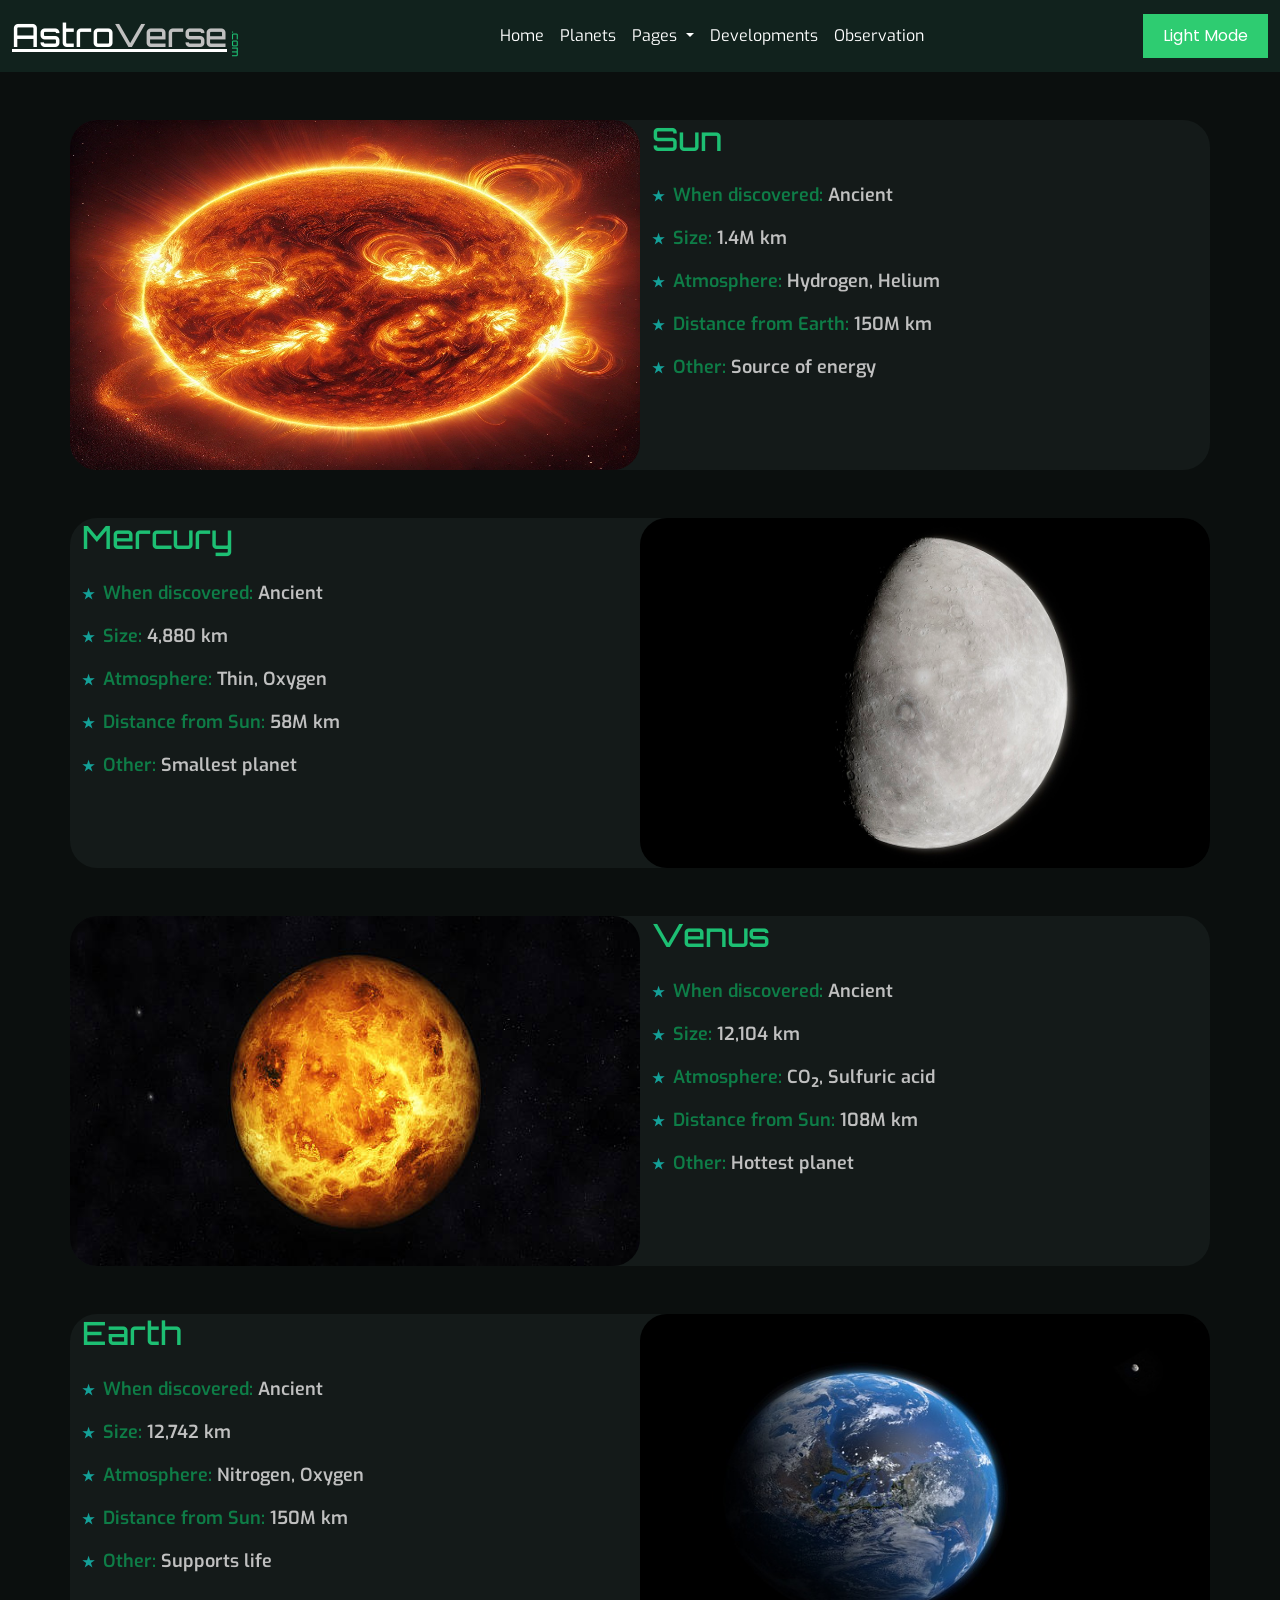
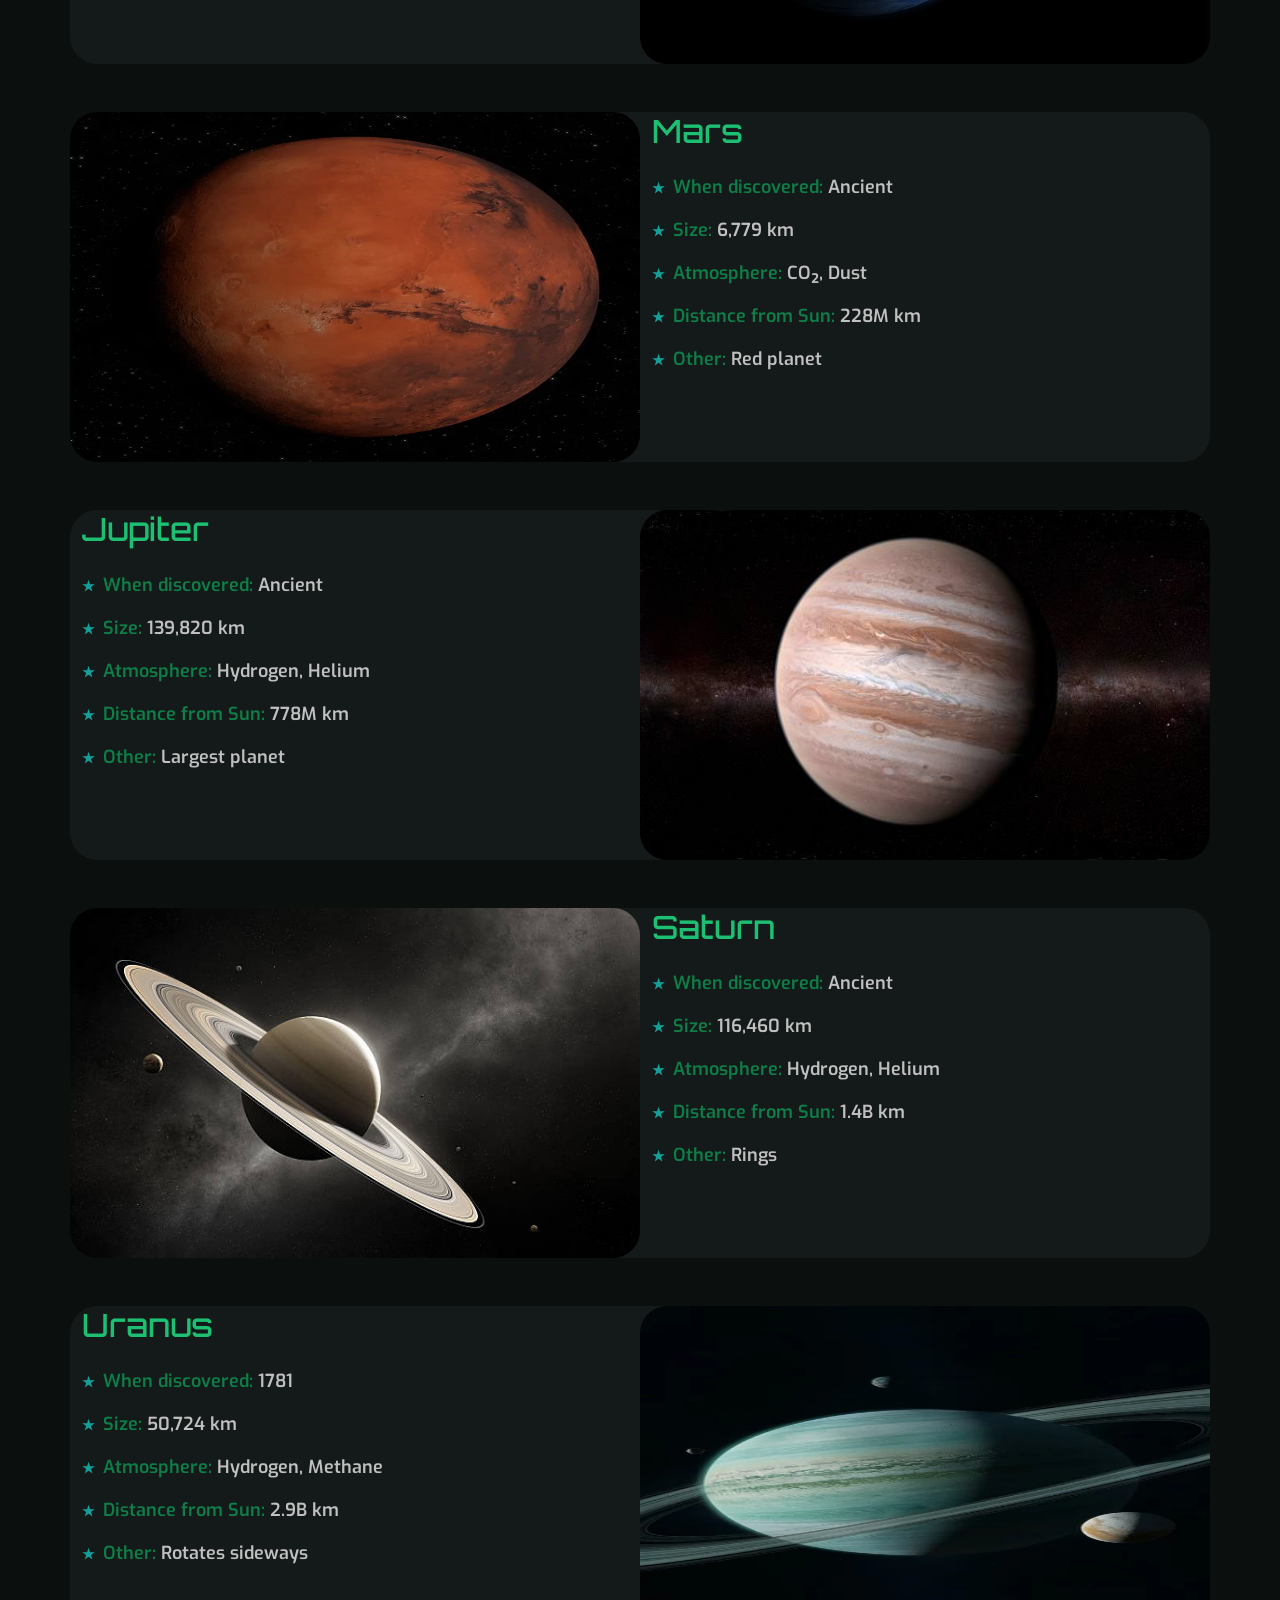
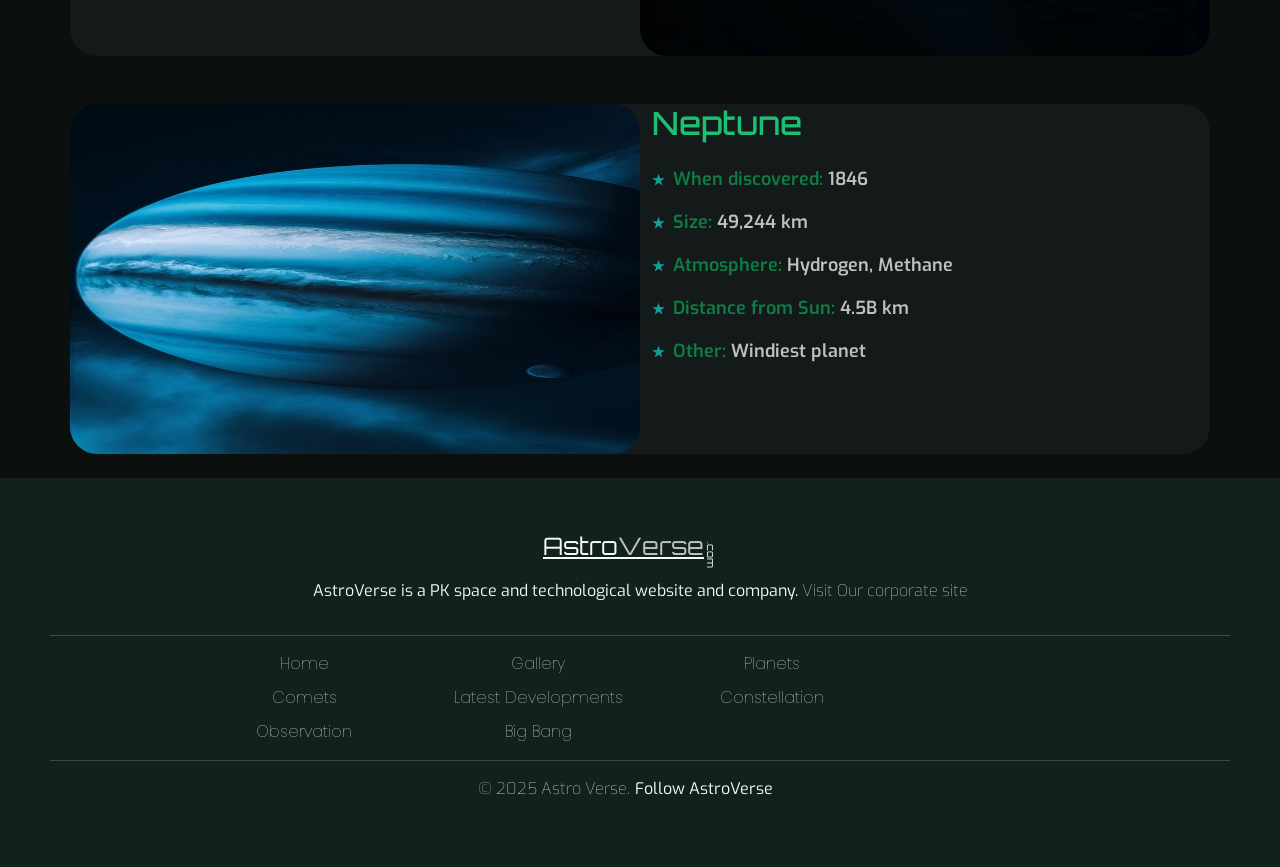
<file: Astro Verse/planets.html>
<!DOCTYPE html>
<html lang="en">

<head>
  <meta charset="UTF-8">
  <meta name="viewport" content="width=device-width, initial-scale=1.0">
  <title>Planets</title>
  <link href="https://cdn.jsdelivr.net/npm/bootstrap@5.0.2/dist/css/bootstrap.min.css" rel="stylesheet"
    integrity="sha384-EVSTQN3/azprG1Anm3QDgpJLIm9Nao0Yz1ztcQTwFspd3yD65VohhpuuCOmLASjC" crossorigin="anonymous">
  <link rel="stylesheet" href="style.css">
  <link
    href="https://fonts.googleapis.com/css2?family=Orbitron:wght@400;700&family=Exo:wght@300;600&family=Poppins:wght@300;500&family=Playfair+Display:ital,wght@1,600&display=swap"
    rel="stylesheet">
</head>
<div class="dark" id="parent">
  <body>
    <nav class="navbar navbar-expand-lg  navbar-dark " id="navbar">

    </nav>
    <main class="planets-body">
      <div class="planets">
        <div class="container">
          <div id="sun" class="row  mt-5 justify-content-center">
            <div class="col-md-6 col-sm-12 image" style="margin: 0px; padding: 0px;">
              <img src="./images/Sun.webp" style="width: 100%;" alt="" />
            </div>
            <div class="col-md-6 col-sm-12 align-items-center">
              <div class="card-body">
                <h2 class="card-title">Sun</h2>
                <p class="card-text"></p>
                <ul>
                  <li>When discovered: <span>Ancient</span></li>
                  <li>Size: <span>1.4M km</span></li>
                  <li>Atmosphere: <span>Hydrogen, Helium</span></li>
                  <li>Distance from Earth: <span>150M km</span></li>
                  <li>Other: <span>Source of energy</span></li>
                </ul>
              </div>
            </div>
          </div>
          <div id="mercury" class="row  mt-5 justify-content-center">
            <div class="col-md-6 col-sm-12 align-items-center">
              <div class="card-body">
                <h2 class="card-title">Mercury</h2>
                <p class="card-text"></p>
                <ul>
                  <li>When discovered: <span>Ancient</span></li>
                  <li>Size: <span>4,880 km</span></li>
                  <li>Atmosphere: <span>Thin, Oxygen</span></li>
                  <li>Distance from Sun: <span>58M km</span></li>
                  <li>Other: <span>Smallest planet</span></li>
                </ul>
              </div>
            </div>
            <div class="col-md-6 col-sm-12 image" style="margin: 0px; padding: 0px;">
              <img src="./images/Mercury.jpg" style="width: 100%;" alt="" />
            </div>
          </div>
          <div id="venus" class="row  mt-5 justify-content-center">
            <div class="col-md-6 col-sm-12 image" style="margin: 0px; padding: 0px;">
              <img src="./images/Venus.jpg" style="width: 100%;" alt="" />
            </div>
            <div class="col-md-6 col-sm-12 align-items-center">
              <div class="card-body">
                <h2 class="card-title">Venus</h2>
                <p class="card-text"></p>
                <ul>
                  <li>When discovered: <span>Ancient</span></li>
                  <li>Size: <span>12,104 km</span></li>
                  <li>Atmosphere: <span>CO₂, Sulfuric acid</span></li>
                  <li>Distance from Sun: <span>108M km</span></li>
                  <li>Other: <span>Hottest planet</span></li>
                </ul>
              </div>
            </div>
          </div>
          <div id="earth" class="row  mt-5 justify-content-center">
            <div class="col-md-6 col-sm-12 align-items-center">
              <div class="card-body">
                <h2 class="card-title">Earth</h2>
                <p class="card-text"></p>
                <ul>
                  <li>When discovered: <span>Ancient</span></li>
                  <li>Size: <span>12,742 km</span></li>
                  <li>Atmosphere: <span>Nitrogen, Oxygen</span></li>
                  <li>Distance from Sun: <span>150M km</span></li>
                  <li>Other: <span>Supports life</span></li>
                </ul>
              </div>
            </div>
            <div class="col-md-6 col-sm-12 image" style="margin: 0px; padding: 0px;">
              <img src="./images/Earth.jpg" style="width: 100%;" alt="" />
            </div>
          </div>
          <div id="mars" class="row  mt-5 justify-content-center">
            <div class="col-md-6 col-sm-12 image" style="margin: 0px; padding: 0px;">
              <img src="./images/Mars.jpg" style="width: 100%;" alt="" />
            </div>
            <div class="col-md-6 col-sm-12 align-items-center">
              <div class="card-body">
                <h2 class="card-title">Mars</h2>
                <p class="card-text"></p>
                <ul>
                  <li>When discovered: <span>Ancient</span></li>
                  <li>Size: <span>6,779 km</span></li>
                  <li>Atmosphere: <span>CO₂, Dust</span></li>
                  <li>Distance from Sun: <span>228M km</span></li>
                  <li>Other: <span>Red planet</span></li>
                </ul>
              </div>
            </div>
          </div>
          <div id="jupiter" class="row  mt-5 justify-content-center">
            <div class="col-md-6 col-sm-12 align-items-center">
              <div class="card-body">
                <h2 class="card-title">Jupiter</h2>
                <p class="card-text"></p>
                <ul>
                  <li>When discovered: <span>Ancient</span></li>
                  <li>Size: <span>139,820 km</span></li>
                  <li>Atmosphere: <span>Hydrogen, Helium</span></li>
                  <li>Distance from Sun: <span>778M km</span></li>
                  <li>Other: <span>Largest planet</span></li>
                </ul>
              </div>
            </div>
            <div class="col-md-6 col-sm-12 image" style="margin: 0px; padding: 0px;">
              <img src="./images/Jupiter.jpg" style="width: 100%;" alt="" />
            </div>
          </div>
          <div id="saturn" class="row  mt-5 justify-content-center">
            <div class="col-md-6 col-sm-12 image" style="margin: 0px; padding: 0px;">
              <img src="./images/Saturn.jpg" style="width: 100%;" alt="" />
            </div>
            <div class="col-md-6 col-sm-12 align-items-center">
              <div class="card-body">
                <h2 class="card-title">Saturn</h2>
                <p class="card-text"></p>
                <ul>
                  <li>When discovered: <span>Ancient</span></li>
                  <li>Size: <span>116,460 km</span></li>
                  <li>Atmosphere: <span>Hydrogen, Helium</span></li>
                  <li>Distance from Sun: <span>1.4B km</span></li>
                  <li>Other: <span>Rings</span></li>
                </ul>
              </div>
            </div>
          </div>
          <div id="uranus" class="row  mt-5 justify-content-center">
            <div class="col-md-6 col-sm-12 align-items-center">
              <div class="card-body">
                <h2 class="card-title">Uranus</h2>
                <p class="card-text"></p>
                <ul>
                  <li>When discovered: <span>1781</span></li>
                  <li>Size: <span>50,724 km</span></li>
                  <li>Atmosphere: <span>Hydrogen, Methane</span></li>
                  <li>Distance from Sun: <span>2.9B km</span></li>
                  <li>Other: <span>Rotates sideways</span></li>
                </ul>
              </div>
            </div>
            <div class="col-md-6 col-sm-12 image" style="margin: 0px; padding: 0px;">
              <img src="./images/Uranus.jpg" style="width: 100%;" alt="" />
            </div>
          </div>
          <div id="neptune" class="row  mt-5 mb-4 justify-content-center">
            <div class="col-md-6 col-sm-12 image" style="margin: 0px; padding: 0px;">
              <img src="./images/Neptune.jpg" style="width: 100%;" alt="" />
            </div>
            <div class="col-md-6 col-sm-12 align-items-center">
              <div class="card-body">
                <h2 class="card-title">Neptune</h2>
                <p class="card-text"></p>
                <ul>
                  <li>When discovered: <span>1846</span></li>
                  <li>Size: <span>49,244 km</span></li>
                  <li>Atmosphere: <span>Hydrogen, Methane</span></li>
                  <li>Distance from Sun: <span>4.5B km</span></li>
                  <li>Other: <span>Windiest planet</span></li>
                </ul>
              </div>
            </div>
          </div>
        </div>
    </main>
    <footer id="footer">

    </footer>
  </body>
</div>
<script src="https://cdn.jsdelivr.net/npm/bootstrap@5.0.2/dist/js/bootstrap.bundle.min.js"
  integrity="sha384-MrcW6ZMFYlzcLA8Nl+NtUVF0sA7MsXsP1UyJoMp4YLEuNSfAP+JcXn/tWtIaxVXM" crossorigin="anonymous"></script>
  <script src="./Copy.js"></script>
<script src="./theme.js"></script>


</html>
</file>
<file: Astro Verse/style.css>
/* Whole styling */
* {
    padding: 0;
    margin: 0;
    box-sizing: border-box;
}
.nav li a:hover {
    text-decoration: underline;
}
body {
    margin: 0;
    padding: 0;
}
/* Whole styling end */

/* Navbar */
.nav-title {
    color: #ffffff;
    font-family: Orbitron, sans-serif;
}
.nav-brand a {
    display: flex;
}
.navbar-nav {
    color: white;
}
nav {
    background-color: #0A192F;
}
.nav-title .com-text {
    display: inline-block;
    font-size: x-small;
    transform: rotate(90deg);
    position: relative;
    left: -32px;
    top: 1px;
}
/* Navbar End */

/* Button Styles */
.butn {
    padding: 10px 20px;
    background-color: #2ECC71;
    color: white;
    border: none;
    cursor: pointer;
    font-size: 16px;
    margin: 0;
}
/* Fonts */
body {
    font-family: 'Poppins', sans-serif;
}
h1,
h2 {
    font-family: 'Orbitron', sans-serif;
    color: #0A192F;
}
h3,
h4,
h5 {
    font-family: 'Exo', sans-serif;
    color: #0A192F;
}
.modal-body p{
    font-family: 'Exo', sans-serif;
}
blockquote {
    font-family: 'Playfair Display', serif;
}
li {
    font-family: 'Exo', sans-serif;
}
ul {
    font-family: 'Poppins', sans-serif;
}
/* Fonts End */
/* Web Intro */
.cont1 {
    background-color: #C0C0C0;
    margin: 0;
    padding: 0;
    padding-top: 45px;
    padding-bottom: 45px;
}
.cont1 .row {
    border-radius: 27px;
}
.cont1 .container .intro-img {
    margin: 0;
    padding: 0;
}
.cont1 .container .carousel img {
    height: 400px;
    border-radius: 24px;
}
.intro-heading {
    margin-top: 15%;
}

/* Web Intro End */

/* home gallery */
.home-gallery {
    background-color: #f8f9fa;
    display: flex;
}
.slider {
    margin: 0;
    padding: 0;
}
.slider .carousel {
    width: 100%;
}
.slider .carousel-inner img,
.slider .carousel-inner video {
    width: 100%;
    height: 500px;
    object-fit: cover;
}
.slider .carousel-item img {
    height: 500px;
}
.Next {
    transform: rotate(230deg);
    font-size: xxx-large;
    color: #D9A404;
    background-size: cover;
}
.Prev {
    font-size: xxx-large;
    transform: rotate(40deg);
    color: #D9A404;
}
.card {
    height: 420px;
    overflow: hidden;
    margin: 0;
    padding: 0;
    transition: transform 0.3s ease-in-out;
}
.col-3 a {
    text-decoration: none;
}
.card:hover {
    transform: translateY(-10px);
}
.card-text {
    color: #5E2BFF;
    font-weight: lighter;
}
.col-3 {
    min-width: 300px;
}
.small-container .row .card img {
    width: 100%;
    height: 200px;
}
.hstyle {
    color: #C0C0C0;
}
.small-container .row .card {
    background-size: cover;
}
.small-container {
    margin-bottom: 60px;
}
.small-container .row {
    gap: 30px;
    margin: 0px;
    margin-top: 50px;
}
/* home gallery end */

/* Section 1 */
.sect1 {
    padding: 15px 0px;
}
.cards {
    overflow: hidden;
    margin-bottom: 30px;
    border-radius: 5px;
    height: 500px;
    width: 345px;
    transition: transform 0.3s ease-in-out;
}
.cards:hover {
    transform: translateY(-10px);
}
.cards img {
    border-radius: 2px;
    width: 100%;
    height: 250px;
}
.light .cards .card-text {
    color: #0A192F;
}
.img {
    position: relative;
    overflow: hidden;
    transition: all 0.3s ease;
}
.img img {
    transition: transform 0.3s ease;
}
.content {
    position: absolute;
    bottom: 0;
    left: 0;
    right: 0;
    background-color: rgba(0, 0, 0, 0.7);
    color: white;
    opacity: 0;
    padding: 5px;
    text-align: center;
    transform: translateY(100%);
    transition: opacity 1s ease, transform 0.3s ease;
}
.img:hover .content {
    opacity: 1;
    transform: translateY(0);
}
.img:hover img {
    transform: scale(1.1);
}
.cards .img button {
    margin: 0;
    padding: 0;
}
.cards .img img {
    width: 345px;
}
/* Section 1 end */

/* Footer */
.titles {
    display: flex;
    justify-content: center;
}
.footer .row {
    gap: 10px;
    margin: 20px;
}
.footer {
    display: flex;
    flex-direction: column;
    margin: 50px;
    text-align: center;
}
footer {
    display: flex;
    background-color: #0A192F;

}
.footer p {
    color: #f8f9fa;
    font-family: 'Exo', sans-serif;
}
.foot-title {
    color: #ffffff;
    font-family: 'Orbitron', sans-serif;
    font-size: x-large;
    margin-bottom: 15px;
}
.footer a {
    text-decoration: none;
    color: #f8f9fa;
    font-weight: lighter;
}
.footer span {
    display: inline;
}
.footer hr {
    color: #C0C0C0;
}
.footer .com-text {
    display: inline-block;
    font-size: x-small;
    transform: rotate(90deg);
    position: relative;
    left: -14px;
    top: 3px;
}
footer {
    display: flex;
    flex-direction: column;
}
.footer h6 {
    transform: rotate(90deg);
    font-size: xx-small;
    margin-top: 12px;
    margin-left: -12px;
}
.footer .com-text {
    display: inline-block;
    font-size: x-small;
    transform: rotate(90deg);
    position: relative;
    left: -14px;
    top: 3px;
}
/* Footer end */

/* Planets page */
.planets .row {
    border-radius: 27px;
}
.planets .row img {
    border-radius: 27px;
    height: 350px;
}
.planets ul {
    list-style-type: none;
    padding: 0;
    margin: 0;
    font-family: 'Poppins', sans-serif;
    font-size: 16px;
}
.planets li {
    font-family: 'Exo', sans-serif;
    font-size: 18px;
    font-weight: 600;
    padding: 8px 0;
    transition: color 0.3s ease-in-out;
}
/* Planets end */

/* Big Bang */
.Mcontainer {
    display: flex;
    justify-content: center;
    align-items: center;
    flex-direction: column;
}

.Mcontainer .row {
    width: 100vw;
    margin-bottom: 40px;
}
.Mcontainer .carousel img {
    width: 100%;
    border-radius: 21px;

    height: 400px;
    margin: 0;
    padding: 0;
}
.Mcontainer .image {
    width: 100%;
    height: 400px;
    margin: 0;
    padding: 0;
}
.Mcontainer .carousel {
    width: 100%;
    height: 400px;
    margin: 0;
    padding: 0;
}
.cont2 {
    display: flex;
    width: 100vw;
    margin-top: 45px;
    justify-content: center;
    flex-direction: column;
    justify-content: center;
    align-items: center;
}
.cont2 .below {
    width: 80vw;
}
.cont2 h3,
h4 {
    font-weight: bold;
}
/* Big Bang end */

/* Modal styling */
.modal-body {
    display: flex;
    flex-direction: column;
    background-color: #f8f9fa;
}
.modal-header h3 {
    color: #f8f9fa;
}
.modal-title {
    color: #f8f9fa;
}
.home-gallery .modal .cont3 {
    display: flex;
    flex-direction: row;
    justify-content: space-evenly;
}
.cont3 img {
    width: 355px;
    height: 250px;
}
.map{
    height: 250px;
    width: 355px;
}
/* themes */

/* Dark Theme Styles */
.dark {
    background-color: #0B0F0E;
    color: #C0C0C0;
}
.dark h1,
.dark h2,
.dark h3,
.dark h4,
.dark h5 {
    color: #1DBF73;
}
.dark nav,
.dark footer {
    background-color: #11221D;
}
.dark .nav-item a:hover {
    text-shadow: 0 0 10px #0FF, 0 0 15px #1DBF73;
}
.dark .foot-title a:hover {
    text-shadow: 0 0 10px #1DBF73, 0 0 20px #1DBF73, 0 0 30px #1DBF73;

}

.dark .foot-link:hover {
    color: #1DBF73;
}
.dark .footer .row a:hover {
    color: #1DBF73;
}
.dark .sect1,
.dark .cont1 {
    background-color: #141A19;
}
.dark .title :hover {
    color: #c0c0c0;
    text-shadow: 0 0 10px #1DBF73, 0 0 20px #1DBF73, 0 0 30px #1DBF73;
}
.dark .dropdown-menu {
    background-color: #141A19;

}
.dark .dropdown-item{
    color: #c0c0c0;
}
.dark .dropdown-item:hover {
    background-color: #09110F;
    color: #C0C0C0;
}
.dark .home-gallery {
    background-color: #0B0F0E;
}
.dark .cont1 .row {
    background-color: #0B0F0E;
}
.dark .card {
    background-color: #1C3328;
    color: #C0C0C0;
}
.dark .card:hover {
    box-shadow: 0 0 10px #1DBF73, 0 0 20px #16A062, 0 0 30px #129F58;
}
.dark .card:hover .card-text {
    color: #129F58;
}
.dark .nav-title a:hover {
    text-shadow: 0 0 10px #1DBF73, 0 0 20px #1DBF73, 0 0 30px #1DBF73;
}
.dark .cards {
    background-color: #0B0F0E;
    border: 5px solid #0B0F0E;
}
.dark .cards:hover {
    box-shadow: 0 0 15px #1DBF73, 0 0 25px #16A062, 0 0 35px #129F58, 0 0 45px rgba(18, 159, 88, 0.5);

}
.dark .card-text {
    color: #C0C0C0;
}
.dark .planets-body {
    background-color: #0B0F0E;
}
.dark .planets .row {
    background-color: #141A19;
    color: #1DBF73;
}
.dark .planets li {
    color: #0E7D47;
}
.dark .planets li::before {
    content: "★";
    color: #14A098;
    font-size: 14px;
    margin-right: 8px;
}
.dark .planets li:hover {
    color: #D9A404;
    cursor: pointer;
}
.dark .planets li span {
    color: #c0c0c0;
}
.dark .Mcontainer{
    background-color: #141A19;
    color: #c0c0c0;
}
.dark .Mcontainer .carousel img{
    border: 3px solid #D9A404;
}
.dark .Mcontainer .row{
    background-color: #0B0F0E;
}  
.dark .social-icons a:hover{
    color: #1DBF73;
}   
.dark .modal {
    margin-top: 0px;
    background-color: #103b318f;
    backdrop-filter: blur(08px);
}
.dark .modal-body{
    background-color: #1B2B29;
}
.dark
.modal-header{
    background-color: #141A19;
}
.dark .modal-footer {
    background-color: #141A19
}
/* Light Theme Styles */
.light
.modal-header,
.modal-footer {
    background-color: #0A192F;
}
.light {
    background-color: #f8f9fa;
    color: #212529;
}
.light nav,
.light footer {
    background-color: #0A192f;
}
.light .nav-item a:hover {
    text-shadow: 0 0 10px rgb(252, 138, 8), 0 0 20px rgb(252, 138, 8), 0 0 30px rgb(252, 138, 8)
}
.light .foot-title a:hover {
    text-shadow: 0 0 10px #0ff, 0 0 20px #0ff, 0 0 30px #0ff;
}
.light .foot-link:hover {
    color: #5E2BFF;
}
.light .footer .row a:hover {
    color: #5E2BFF;
}
.light .dropdown-menu {
    background-color: #C0C0C0;
}
.light .dropdown-item:hover {
    color: #f8f9fa;
}
.light .home-gallery {
    background-color: #f8f9fa;
}
.light .sect1,
.light .cont1 {
    background-color: #c0c0c0;
}
.light .title :hover {
    color: #f8f9fa;
    text-shadow: 0 0 10px #0ff, 0 0 20px #0ff, 0 0 30px #0ff;
}
.light .cont1 .row {
    background-color: #f8f9fa;
}
.light .card:hover {
    box-shadow: 0 0 10px rgb(49, 23, 167), 0 0 20px rgb(252, 138, 8), 0 0 30px #0ff;
}
.light .cards {
    border: 5px solid #f8f9fa;
    background-color: #f8f9fa;
    color: #C0C0C0;
}
.light .card:hover .card-text {
    color: #14A098;
}
.light .cards:hover {
    box-shadow: 0 0 10px #0ff, 0 0 20px #0ff, 0 0 30px #0ff;
}
.light .planets-body {
    background-color: #f8f9fa;
}
.light .planets .row {
    background-color: #C0C0C0;
    color: #0A192F;
}
.light .planets li {
    color: #5E2BFF;
}
.light .planets li::before {
    content: "★";
    color: rgb(252, 138, 8);
    font-size: 14px;
    margin-right: 8px;
}
.light .planets li:hover {
    color: #1194ff;
    cursor: pointer;
}
.light .planets li span {
    color: #0A192F;
}
.light .Mcontainer{
    background-color: #c0c0c0;
    color: #212529;
}
.light .Mcontainer .carousel img{
    border: 3px solid #0A192F;
}
.light .Mcontainer .row{
    background-color: #f8f9fa;
}
.light .social-icons a:hover{
color: #5E2BFF;
}
.light .modal {
    margin-top: 0px;
    background-color: rgba(0, 30, 58, 0.5);
    backdrop-filter: blur(08px);
}
.social-icons a{
    margin-left: 10px;
    }
</file>
